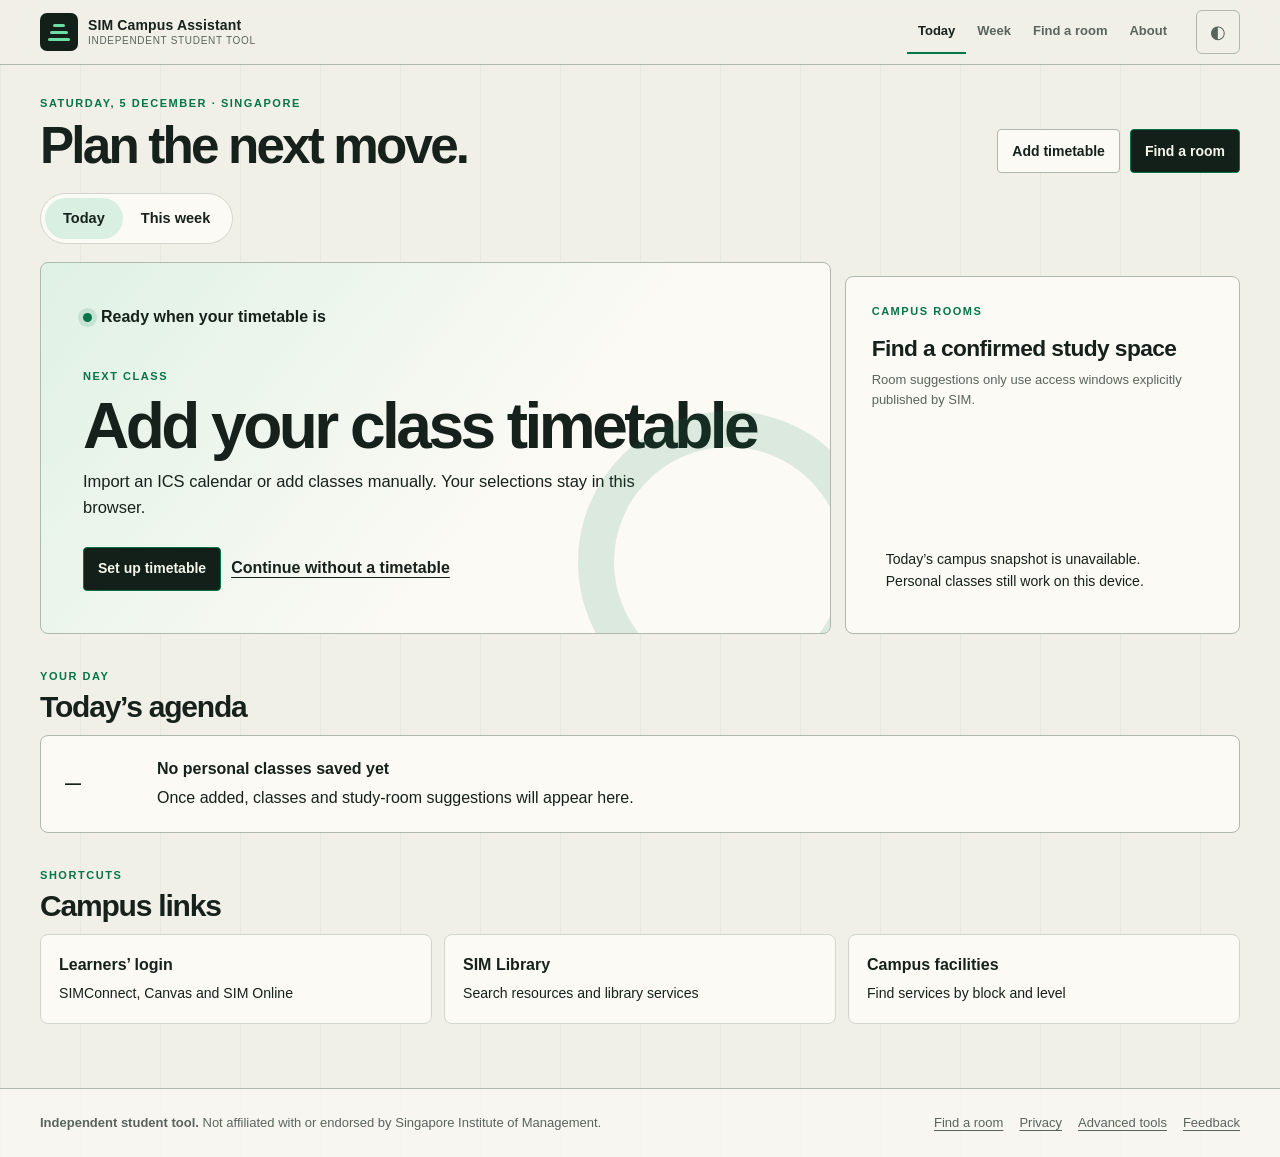
<file: index.html>
<!DOCTYPE html>
<html lang="en-SG">
<head>
<meta charset="utf-8" />
<meta name="viewport" content="width=device-width, initial-scale=1" />
<script>(function(){try{var t=localStorage.getItem('sim-timetable-theme');if(t==='light'||t==='dark')document.documentElement.setAttribute('data-theme',t)}catch(e){}})();</script>
<title>SIM Campus Assistant — Today and Week</title>
<meta name="description" content="See your next class, plan the gap, and find confirmed Free Access rooms at SIM." />
<meta name="theme-color" content="#132019" />
<link rel="canonical" href="https://simtimetable.vercel.app/" />
<meta property="og:type" content="website" />
<meta property="og:title" content="SIM Campus Assistant" />
<meta property="og:description" content="Your next class and a confirmed place to study before it." />
<meta property="og:url" content="https://simtimetable.vercel.app/" />
<meta property="og:image" content="https://simtimetable.vercel.app/assets/og-sim-campus-timetable.png" />
<meta property="og:image:width" content="1734" />
<meta property="og:image:height" content="907" />
<meta property="og:image:alt" content="SIM Timetable — Find a Free Access room." />
<meta name="twitter:card" content="summary_large_image" />
<meta name="twitter:image" content="https://simtimetable.vercel.app/assets/og-sim-campus-timetable.png" />
<link rel="stylesheet" href="/assets/styles.css" />
<link rel="icon" href="data:image/svg+xml,<svg xmlns=%22http://www.w3.org/2000/svg%22 viewBox=%220 0 100 100%22><rect width=%22100%22 height=%22100%22 rx=%2218%22 fill=%22%23132019%22/><path d=%22M18 67h64M28 49h44M39 31h22%22 stroke=%22%236CDEA5%22 stroke-width=%2210%22 stroke-linecap=%22round%22/></svg>" />
</head>
<body class="assistant-page">
<a class="skip-link" href="#main">Skip to today</a>
<header class="site-header">
  <div class="site-header-inner">
    <a class="brand" href="/" aria-label="SIM Campus Assistant home">
      <span class="brand-mark" aria-hidden="true"><i></i><i></i><i></i></span>
      <span class="brand-copy"><strong>SIM Campus Assistant</strong><small>Independent student tool</small></span>
    </a>
    <nav class="site-nav" aria-label="Primary navigation">
      <a href="/#today" data-assistant-link="today" aria-current="page">Today</a>
      <a href="/#week" data-assistant-link="week">Week</a>
      <a href="/rooms#free-access">Find a room</a>
      <a href="/about">About</a>
    </nav>
    <button class="theme-toggle" data-theme-toggle type="button" aria-label="System theme. Activate to change theme."><span class="theme-toggle-icon" aria-hidden="true">◐</span></button>
  </div>
</header>

<main class="page-shell assistant-shell" id="main">
  <section class="assistant-heading" aria-labelledby="assistantTitle">
    <div>
      <p class="eyebrow" id="assistantDate">Today · Singapore</p>
      <h1 id="assistantTitle">Plan the next move.</h1>
    </div>
    <div class="assistant-actions">
      <button class="btn" type="button" data-open-setup>Add timetable</button>
      <a class="btn primary" href="/rooms#free-access">Find a room</a>
    </div>
  </section>

  <nav class="assistant-tabs" aria-label="Assistant views">
    <a href="#today" data-assistant-link="today" aria-current="page">Today</a>
    <a href="#week" data-assistant-link="week">This week</a>
  </nav>

  <section id="todayView" data-assistant-view="today">
    <div class="assistant-dashboard">
      <article class="assistant-focus card">
        <div class="focus-status"><span class="live-dot" aria-hidden="true"></span><span>Ready when your timetable is</span></div>
        <p class="eyebrow">Next class</p>
        <h2>Add your class timetable</h2>
        <p class="focus-copy">Import an ICS calendar or add classes manually. Your selections stay in this browser.</p>
        <div class="focus-actions">
          <button class="btn primary" type="button" data-open-setup>Set up timetable</button>
          <a class="text-link" href="/rooms#free-access">Continue without a timetable</a>
        </div>
      </article>

      <aside class="assistant-side card" aria-label="Campus schedule status">
        <p class="eyebrow">Campus rooms</p>
        <h2>Checking today’s Free Access windows</h2>
        <p class="note">Room suggestions only use access windows explicitly published by SIM.</p>
        <div class="assistant-data-status" id="campusDataStatus" role="status">Loading the latest snapshot…</div>
      </aside>
    </div>

    <section class="assistant-section" aria-labelledby="todayAgendaHeading">
      <div class="section-heading"><div><p class="eyebrow">Your day</p><h2 id="todayAgendaHeading">Today’s agenda</h2></div></div>
      <div class="agenda-empty card">
        <span class="agenda-time">—</span>
        <div><strong>No personal classes saved yet</strong><p>Once added, classes and study-room suggestions will appear here.</p></div>
      </div>
    </section>
  </section>

  <section id="weekView" data-assistant-view="week" hidden>
    <div class="week-empty card">
      <p class="eyebrow">This week</p>
      <h2>Your seven-day timetable will live here.</h2>
      <p>Add an ICS file or create a repeating class to see Monday through Sunday.</p>
      <button class="btn primary" type="button" data-open-setup>Set up timetable</button>
    </div>
  </section>

  <section class="assistant-section quick-links" aria-labelledby="campusLinksHeading">
    <div class="section-heading"><div><p class="eyebrow">Shortcuts</p><h2 id="campusLinksHeading">Campus links</h2></div></div>
    <div class="quick-link-grid">
      <a class="quick-link" href="https://www.sim.edu.sg/learners-login"><strong>Learners’ login</strong><span>SIMConnect, Canvas and SIM Online</span></a>
      <a class="quick-link" href="https://library.sim.edu.sg/"><strong>SIM Library</strong><span>Search resources and library services</span></a>
      <a class="quick-link" href="https://www.sim.edu.sg/degrees-diplomas/life-at-sim/campus-facilities"><strong>Campus facilities</strong><span>Find services by block and level</span></a>
    </div>
  </section>
</main>

<dialog class="assistant-dialog" id="setupDialog" aria-labelledby="setupTitle">
  <div class="dialog-head">
    <div><p class="eyebrow">Local timetable</p><h2 id="setupTitle">Set up your week</h2></div>
    <button class="dialog-close" id="closeSetup" type="button" aria-label="Close timetable setup">×</button>
  </div>
  <nav class="setup-tabs" role="tablist" aria-label="Timetable setup options">
    <button type="button" role="tab" data-setup-tab="import" aria-selected="true">Import ICS</button>
    <button type="button" role="tab" data-setup-tab="manual" aria-selected="false">Add manually</button>
    <button type="button" role="tab" data-setup-tab="data" aria-selected="false">Settings &amp; data</button>
  </nav>

  <section class="setup-panel" data-setup-panel="import">
    <h3>Choose classes from a calendar</h3>
    <p class="note">The file is read on this device. All-day items and events you do not select are discarded.</p>
    <label class="file-drop" for="icsFile">
      <strong>Choose an ICS calendar</strong>
      <span>Exported from Canvas, Outlook, Apple Calendar or another calendar app</span>
      <input id="icsFile" type="file" accept="text/calendar,.ics" />
    </label>
    <div class="import-summary" id="importSummary" hidden></div>
    <div class="class-picker" id="classPicker"></div>
    <div class="dialog-actions" id="importActions" hidden>
      <button class="btn primary" id="saveImportedClasses" type="button">Save selected classes</button>
      <button class="btn" id="selectAllClasses" type="button">Select all</button>
    </div>
  </section>

  <section class="setup-panel" data-setup-panel="manual" hidden>
    <form id="manualClassForm">
      <h3>Add a class</h3>
      <div class="form-grid">
        <label class="field field-wide"><span>Class name</span><input name="title" required maxlength="160" placeholder="e.g. BME109 · Tutorial" /></label>
        <label class="field"><span>Starts</span><input name="startTime" type="time" required /></label>
        <label class="field"><span>Ends</span><input name="endTime" type="time" required /></label>
        <label class="field"><span>From</span><input name="validFrom" type="date" required /></label>
        <label class="field"><span>Until</span><input name="validUntil" type="date" required /></label>
        <label class="field field-wide"><span>Room or location</span><input name="room" list="roomOptions" maxlength="100" placeholder="e.g. SR.C.3.12" /></label>
      </div>
      <fieldset class="weekday-fieldset">
        <legend>Repeats on</legend>
        <div class="weekday-choices">
          <label><input type="checkbox" name="days" value="1" /> Mon</label>
          <label><input type="checkbox" name="days" value="2" /> Tue</label>
          <label><input type="checkbox" name="days" value="3" /> Wed</label>
          <label><input type="checkbox" name="days" value="4" /> Thu</label>
          <label><input type="checkbox" name="days" value="5" /> Fri</label>
          <label><input type="checkbox" name="days" value="6" /> Sat</label>
          <label><input type="checkbox" name="days" value="0" /> Sun</label>
        </div>
      </fieldset>
      <div class="dialog-actions"><button class="btn primary" type="submit">Add class</button></div>
    </form>
    <div class="saved-series" id="manualSeriesList"></div>
  </section>

  <section class="setup-panel" data-setup-panel="data" hidden>
    <h3>Room recommendation settings</h3>
    <div class="form-grid">
      <label class="field"><span>Travel buffer</span><select id="travelBuffer"><option value="5">5 minutes</option><option value="10">10 minutes</option><option value="15">15 minutes</option><option value="20">20 minutes</option><option value="30">30 minutes</option></select></label>
      <label class="field"><span>Usual group size</span><select id="groupSize"><option value="">Any size</option><option value="2">2 people</option><option value="4">4 people</option><option value="10">10 people</option><option value="20">20 people</option><option value="40">40 people</option><option value="60">60 people</option></select></label>
    </div>
    <div class="data-tools">
      <article><strong>Backup</strong><p>Download a portable JSON copy of your selected and manually added classes.</p><button class="btn" id="exportProfile" type="button">Export assistant data</button></article>
      <article><strong>Restore</strong><p>Replace this browser’s assistant data with a previously exported copy.</p><label class="btn" for="backupFile">Import backup</label><input id="backupFile" type="file" accept="application/json,.json" hidden /></article>
      <article class="danger-zone"><strong>Clear personal timetable</strong><p>Remove imported and manually added classes from this browser.</p><button class="btn" id="clearProfile" type="button">Clear timetable</button></article>
    </div>
  </section>
  <p class="dialog-message" id="assistantMessage" role="status" aria-live="polite"></p>
</dialog>
<datalist id="roomOptions"></datalist>

<footer class="site-footer">
  <div class="site-footer-inner">
    <p><strong>Independent student tool.</strong> Not affiliated with or endorsed by Singapore Institute of Management.</p>
    <nav class="footer-links" aria-label="Footer navigation"><a href="/rooms#free-access">Find a room</a><a href="/privacy">Privacy</a><a href="/advanced">Advanced tools</a><a href="https://github.com/Shisa2025/simtimetable/issues">Feedback</a></nav>
  </div>
</footer>
<script src="/assets/site.js"></script>
<script type="module" src="/assets/assistant.js"></script>
</body>
</html>
</file>
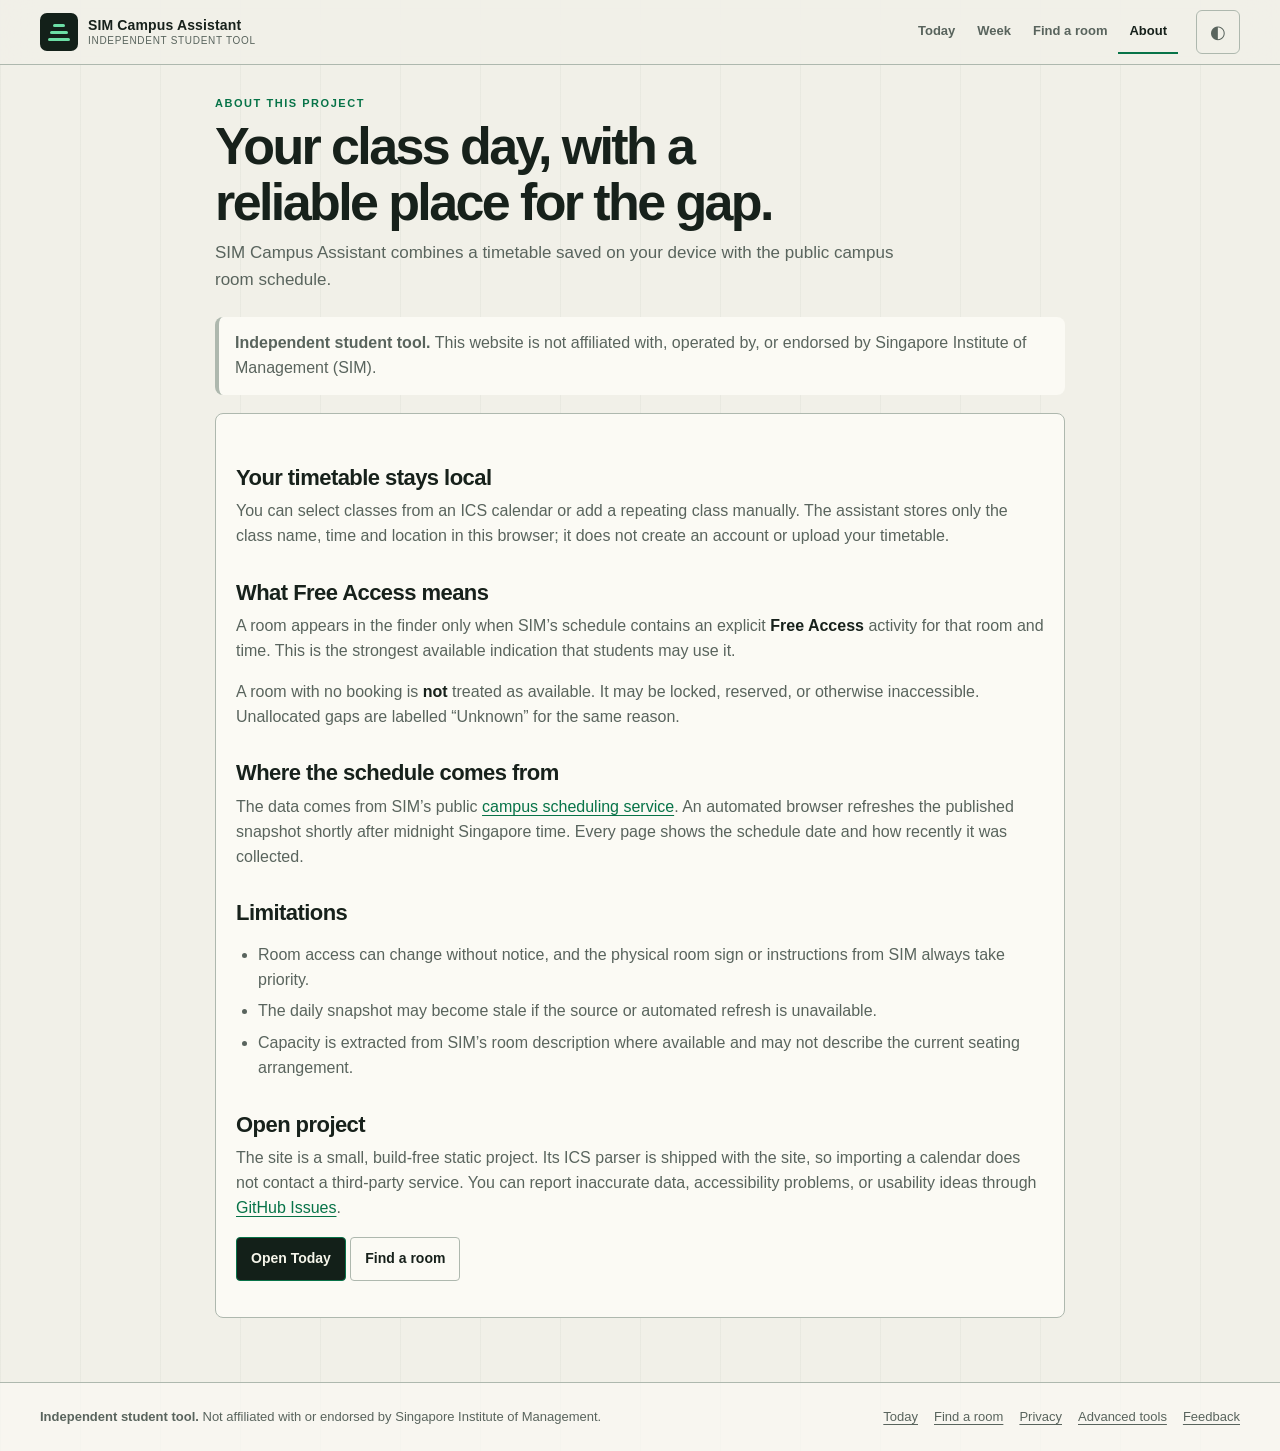
<file: about.html>
<!DOCTYPE html>
<html lang="en-SG">
<head>
<meta charset="utf-8" />
<meta name="viewport" content="width=device-width, initial-scale=1" />
<script>(function(){try{var t=localStorage.getItem('sim-timetable-theme');if(t==='light'||t==='dark')document.documentElement.setAttribute('data-theme',t)}catch(e){}})();</script>
<script async src="https://pagead2.googlesyndication.com/pagead/js/adsbygoogle.js?client=ca-pub-3855542710250858" crossorigin="anonymous"></script>
<title>About — SIM Campus Assistant</title>
<meta name="description" content="How the independent SIM Campus Assistant combines a local class timetable with confirmed Free Access rooms." />
<meta name="theme-color" content="#132019" />
<link rel="canonical" href="https://simtimetable.vercel.app/about" />
<meta property="og:type" content="website" />
<meta property="og:title" content="About — SIM Campus Assistant" />
<meta property="og:description" content="How the independent student tool identifies Free Access rooms and keeps its schedule current." />
<meta property="og:url" content="https://simtimetable.vercel.app/about" />
<meta property="og:image" content="https://simtimetable.vercel.app/assets/og-sim-campus-timetable.png" />
<meta property="og:image:alt" content="SIM Timetable — Find a Free Access room." />
<meta name="twitter:card" content="summary_large_image" />
<meta name="twitter:image" content="https://simtimetable.vercel.app/assets/og-sim-campus-timetable.png" />
<link rel="stylesheet" href="/assets/styles.css" />
<link rel="icon" href="data:image/svg+xml,<svg xmlns=%22http://www.w3.org/2000/svg%22 viewBox=%220 0 100 100%22><rect width=%22100%22 height=%22100%22 rx=%2218%22 fill=%22%23132019%22/><path d=%22M18 67h64M28 49h44M39 31h22%22 stroke=%22%236CDEA5%22 stroke-width=%2210%22 stroke-linecap=%22round%22/></svg>" />
</head>
<body>
<a class="skip-link" href="#main">Skip to content</a>
<header class="site-header"><div class="site-header-inner">
  <a class="brand" href="/" aria-label="SIM Campus Assistant home"><span class="brand-mark" aria-hidden="true"><i></i><i></i><i></i></span><span class="brand-copy"><strong>SIM Campus Assistant</strong><small>Independent student tool</small></span></a>
  <nav class="site-nav" aria-label="Primary navigation"><a href="/">Today</a><a href="/#week">Week</a><a href="/rooms#free-access">Find a room</a><a href="/about" aria-current="page">About</a></nav>
  <button class="theme-toggle" data-theme-toggle type="button" aria-label="System theme. Activate to change theme."><span class="theme-toggle-icon" aria-hidden="true">◐</span></button>
</div></header>

<main class="page-shell content-shell" id="main">
  <section class="content-hero">
    <p class="eyebrow">About this project</p>
    <h1>Your class day, with a reliable place for the gap.</h1>
    <p>SIM Campus Assistant combines a timetable saved on your device with the public campus room schedule.</p>
  </section>

  <aside class="trust-note"><strong>Independent student tool.</strong> This website is not affiliated with, operated by, or endorsed by Singapore Institute of Management (SIM).</aside>

  <article class="content-card prose" style="margin-top:18px">
    <h2>Your timetable stays local</h2>
    <p>You can select classes from an ICS calendar or add a repeating class manually. The assistant stores only the class name, time and location in this browser; it does not create an account or upload your timetable.</p>

    <h2>What Free Access means</h2>
    <p>A room appears in the finder only when SIM’s schedule contains an explicit <strong>Free Access</strong> activity for that room and time. This is the strongest available indication that students may use it.</p>
    <p>A room with no booking is <strong>not</strong> treated as available. It may be locked, reserved, or otherwise inaccessible. Unallocated gaps are labelled “Unknown” for the same reason.</p>

    <h2>Where the schedule comes from</h2>
    <p>The data comes from SIM’s public <a href="https://scheduling.sim.edu.sg/rad/campus.htm?id=SIM">campus scheduling service</a>. An automated browser refreshes the published snapshot shortly after midnight Singapore time. Every page shows the schedule date and how recently it was collected.</p>

    <h2>Limitations</h2>
    <ul>
      <li>Room access can change without notice, and the physical room sign or instructions from SIM always take priority.</li>
      <li>The daily snapshot may become stale if the source or automated refresh is unavailable.</li>
      <li>Capacity is extracted from SIM’s room description where available and may not describe the current seating arrangement.</li>
    </ul>

    <h2>Open project</h2>
    <p>The site is a small, build-free static project. Its ICS parser is shipped with the site, so importing a calendar does not contact a third-party service. You can report inaccurate data, accessibility problems, or usability ideas through <a href="https://github.com/Shisa2025/simtimetable/issues">GitHub Issues</a>.</p>
    <p><a class="btn primary" href="/">Open Today</a> <a class="btn" href="/rooms#free-access">Find a room</a></p>
  </article>
</main>

<footer class="site-footer"><div class="site-footer-inner">
  <p><strong>Independent student tool.</strong> Not affiliated with or endorsed by Singapore Institute of Management.</p>
  <nav class="footer-links" aria-label="Footer navigation"><a href="/">Today</a><a href="/rooms#free-access">Find a room</a><a href="/privacy">Privacy</a><a href="/advanced">Advanced tools</a><a href="https://github.com/Shisa2025/simtimetable/issues">Feedback</a></nav>
</div></footer>
<script src="/assets/site.js"></script>
</body>
</html>
</file>
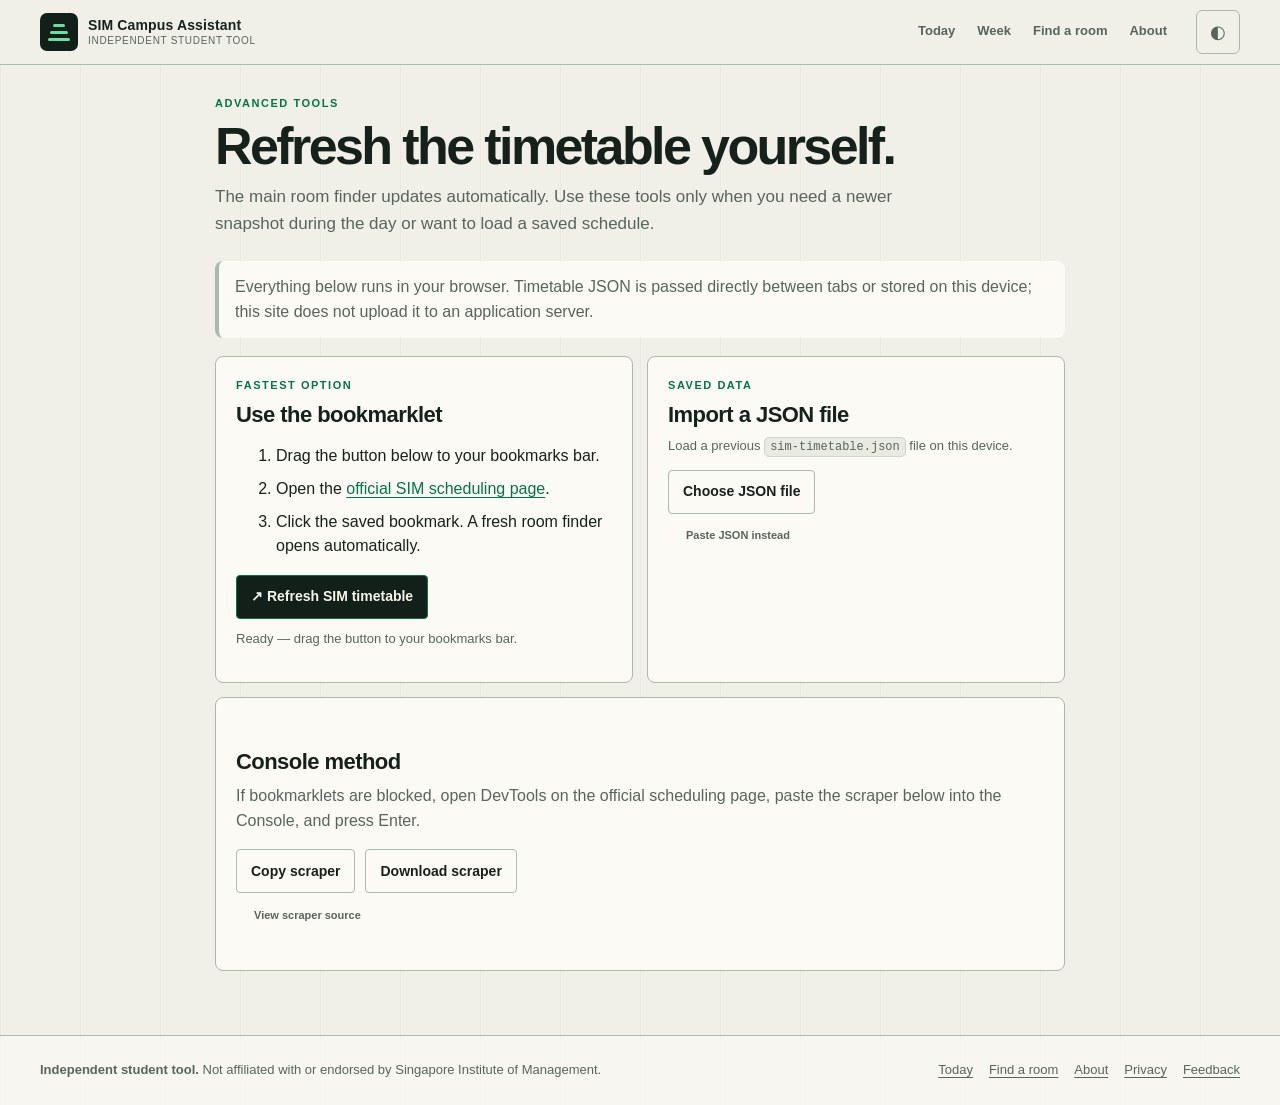
<file: advanced.html>
<!DOCTYPE html>
<html lang="en-SG">
<head>
<meta charset="utf-8" />
<meta name="viewport" content="width=device-width, initial-scale=1" />
<script>(function(){try{var t=localStorage.getItem('sim-timetable-theme');if(t==='light'||t==='dark')document.documentElement.setAttribute('data-theme',t)}catch(e){}})();</script>
<script async src="https://pagead2.googlesyndication.com/pagead/js/adsbygoogle.js?client=ca-pub-3855542710250858" crossorigin="anonymous"></script>
<title>Advanced Refresh Tools — SIM Campus Assistant</title>
<meta name="description" content="Refresh or import room data for SIM Campus Assistant using the public SIM scheduling service." />
<meta name="theme-color" content="#132019" />
<link rel="canonical" href="https://simtimetable.vercel.app/advanced" />
<meta property="og:type" content="website" />
<meta property="og:title" content="Advanced Refresh Tools — SIM Campus Assistant" />
<meta property="og:description" content="Refresh or import timetable data using the public SIM scheduling service." />
<meta property="og:url" content="https://simtimetable.vercel.app/advanced" />
<meta property="og:image" content="https://simtimetable.vercel.app/assets/og-sim-campus-timetable.png" />
<meta property="og:image:alt" content="SIM Timetable — Find a Free Access room." />
<meta name="twitter:card" content="summary_large_image" />
<meta name="twitter:image" content="https://simtimetable.vercel.app/assets/og-sim-campus-timetable.png" />
<link rel="stylesheet" href="/assets/styles.css" />
<link rel="icon" href="data:image/svg+xml,<svg xmlns=%22http://www.w3.org/2000/svg%22 viewBox=%220 0 100 100%22><rect width=%22100%22 height=%22100%22 rx=%2218%22 fill=%22%23132019%22/><path d=%22M18 67h64M28 49h44M39 31h22%22 stroke=%22%236CDEA5%22 stroke-width=%2210%22 stroke-linecap=%22round%22/></svg>" />
</head>
<body>
<a class="skip-link" href="#main">Skip to advanced tools</a>
<header class="site-header">
  <div class="site-header-inner">
    <a class="brand" href="/" aria-label="SIM Campus Assistant home">
      <span class="brand-mark" aria-hidden="true"><i></i><i></i><i></i></span>
      <span class="brand-copy"><strong>SIM Campus Assistant</strong><small>Independent student tool</small></span>
    </a>
    <nav class="site-nav" aria-label="Primary navigation">
      <a href="/">Today</a><a href="/#week">Week</a><a href="/rooms#free-access">Find a room</a><a href="/about">About</a>
    </nav>
    <button class="theme-toggle" data-theme-toggle type="button" aria-label="System theme. Activate to change theme."><span class="theme-toggle-icon" aria-hidden="true">◐</span></button>
  </div>
</header>

<main class="page-shell content-shell" id="main">
  <section class="content-hero">
    <p class="eyebrow">Advanced tools</p>
    <h1>Refresh the timetable yourself.</h1>
    <p>The main room finder updates automatically. Use these tools only when you need a newer snapshot during the day or want to load a saved schedule.</p>
  </section>

  <aside class="trust-note">
    Everything below runs in your browser. Timetable JSON is passed directly between tabs or stored on this device; this site does not upload it to an application server.
  </aside>

  <section class="advanced-grid" aria-label="Refresh options" style="margin-top:18px">
    <article class="card">
      <p class="eyebrow">Fastest option</p>
      <h2>Use the bookmarklet</h2>
      <ol class="steps">
        <li>Drag the button below to your bookmarks bar.</li>
        <li>Open the <a href="https://scheduling.sim.edu.sg/rad/campus.htm?id=SIM">official SIM scheduling page</a>.</li>
        <li>Click the saved bookmark. A fresh room finder opens automatically.</li>
      </ol>
      <a class="btn primary" id="bookmarklet" href="#" title="Drag this button to your bookmarks bar">↗ Refresh SIM timetable</a>
      <p class="note" id="bookmarkletStatus" role="status" style="margin-top:10px">Preparing bookmarklet…</p>
    </article>

    <article class="card">
      <p class="eyebrow">Saved data</p>
      <h2>Import a JSON file</h2>
      <p class="note">Load a previous <code class="inline">sim-timetable.json</code> file on this device.</p>
      <input type="file" id="advancedFile" accept="application/json,.json" hidden />
      <button class="btn" id="advancedPickBtn" type="button">Choose JSON file</button>
      <details class="more-filters">
        <summary>Paste JSON instead</summary>
        <label for="advancedPaste"><span>Schedule JSON</span><textarea class="paste" id="advancedPaste" placeholder="Paste JSON here"></textarea></label>
        <button class="btn" id="advancedLoadPasteBtn" type="button">Load pasted JSON</button>
      </details>
      <p class="err" id="advancedImportError" role="alert"></p>
    </article>
  </section>

  <section class="content-card prose" style="margin-top:14px">
    <h2>Console method</h2>
    <p>If bookmarklets are blocked, open DevTools on the official scheduling page, paste the scraper below into the Console, and press Enter.</p>
    <div class="row">
      <button class="btn" id="copyBtn" type="button">Copy scraper</button>
      <a class="btn" href="/scraper/scrape.js" download="scrape.js">Download scraper</a>
      <span class="note" id="copyStatus" role="status"></span>
    </div>
    <details class="more-filters">
      <summary>View scraper source</summary>
      <pre class="snippet" id="snippet">Loading scraper source…</pre>
    </details>
  </section>
</main>

<footer class="site-footer">
  <div class="site-footer-inner">
    <p><strong>Independent student tool.</strong> Not affiliated with or endorsed by Singapore Institute of Management.</p>
    <nav class="footer-links" aria-label="Footer navigation"><a href="/">Today</a><a href="/rooms#free-access">Find a room</a><a href="/about">About</a><a href="/privacy">Privacy</a><a href="https://github.com/Shisa2025/simtimetable/issues">Feedback</a></nav>
  </div>
</footer>
<script src="/assets/site.js"></script>
<script src="/assets/advanced.js"></script>
</body>
</html>
</file>
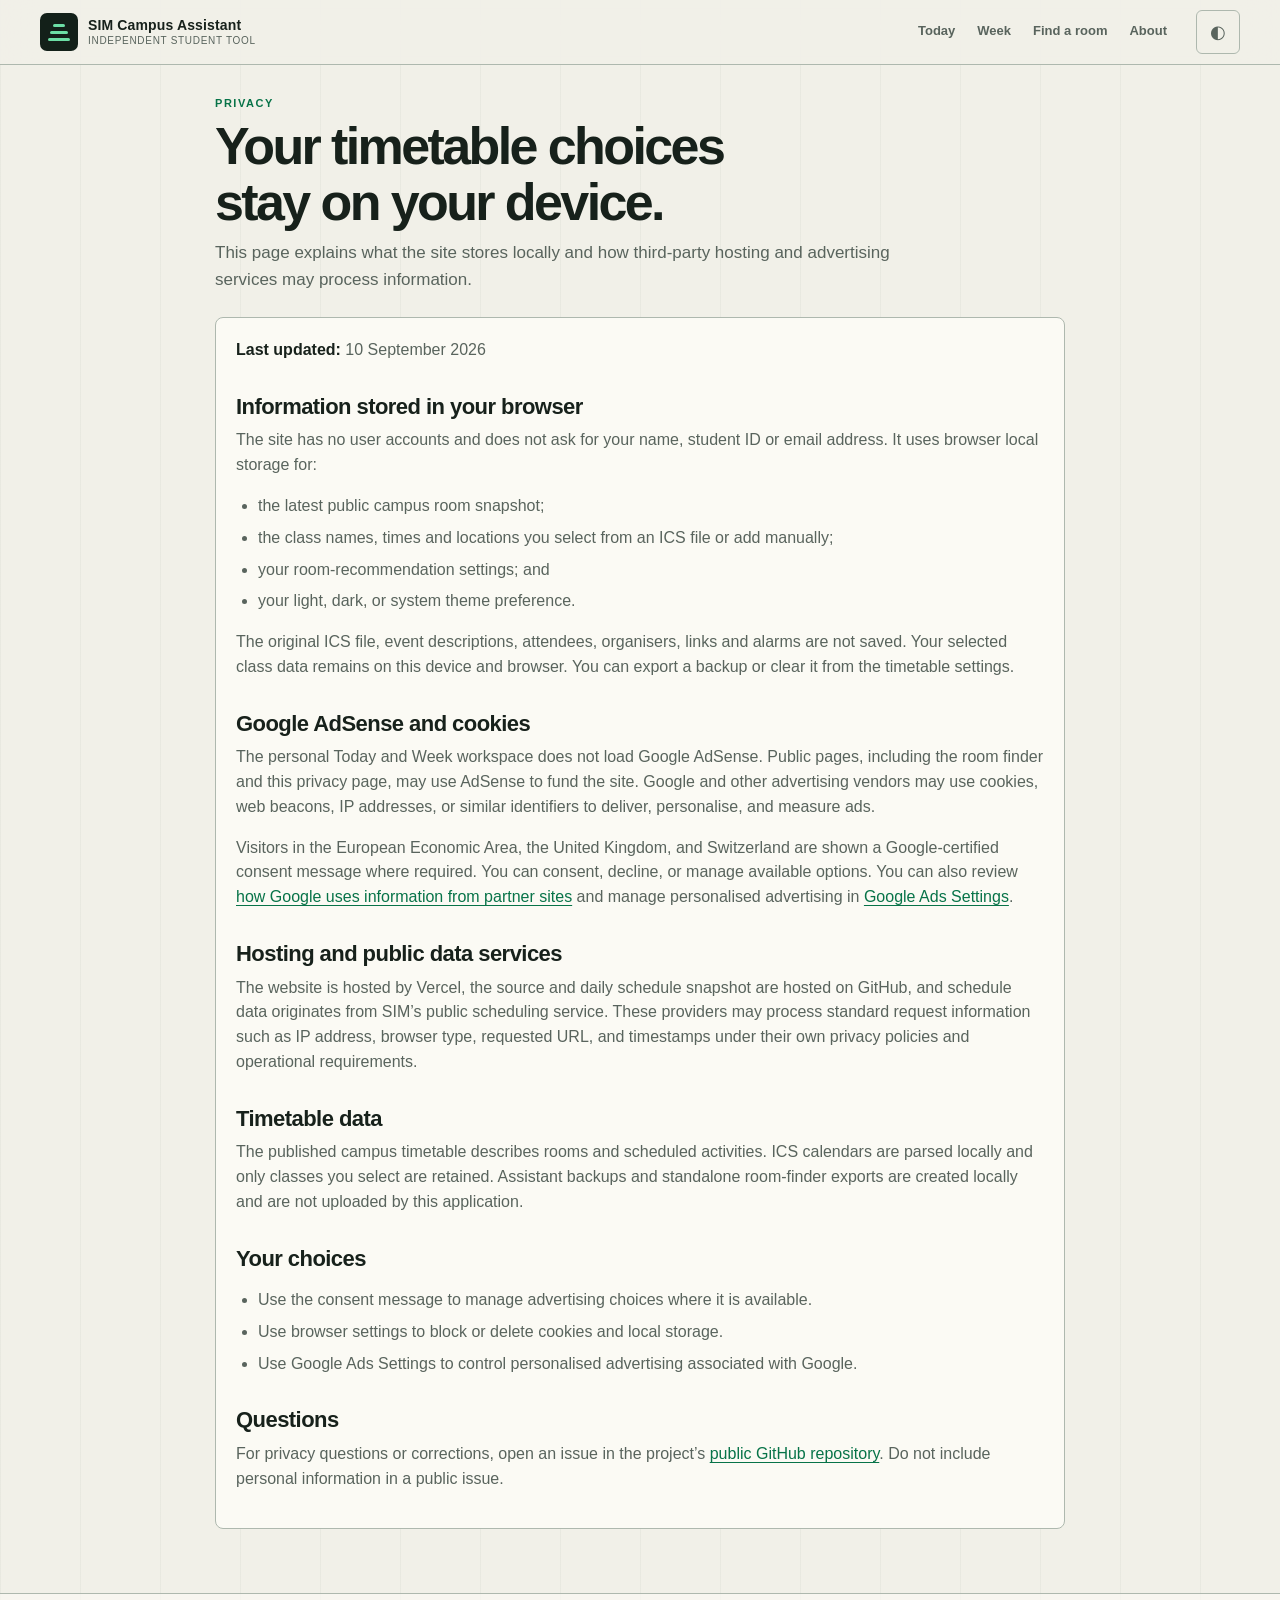
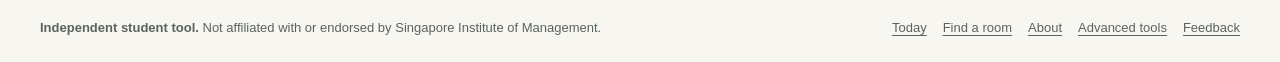
<file: privacy.html>
<!DOCTYPE html>
<html lang="en-SG">
<head>
<meta charset="utf-8" />
<meta name="viewport" content="width=device-width, initial-scale=1" />
<script>(function(){try{var t=localStorage.getItem('sim-timetable-theme');if(t==='light'||t==='dark')document.documentElement.setAttribute('data-theme',t)}catch(e){}})();</script>
<script async src="https://pagead2.googlesyndication.com/pagead/js/adsbygoogle.js?client=ca-pub-3855542710250858" crossorigin="anonymous"></script>
<title>Privacy — SIM Campus Assistant</title>
<meta name="description" content="Privacy information for SIM Campus Assistant, including local timetable storage, hosting and advertising on public pages." />
<meta name="theme-color" content="#132019" />
<link rel="canonical" href="https://simtimetable.vercel.app/privacy" />
<meta property="og:type" content="website" />
<meta property="og:title" content="Privacy — SIM Campus Assistant" />
<meta property="og:description" content="Privacy information about local storage, hosting, Google AdSense and advertising cookies." />
<meta property="og:url" content="https://simtimetable.vercel.app/privacy" />
<meta property="og:image" content="https://simtimetable.vercel.app/assets/og-sim-campus-timetable.png" />
<meta property="og:image:alt" content="SIM Timetable — Find a Free Access room." />
<meta name="twitter:card" content="summary_large_image" />
<meta name="twitter:image" content="https://simtimetable.vercel.app/assets/og-sim-campus-timetable.png" />
<link rel="stylesheet" href="/assets/styles.css" />
<link rel="icon" href="data:image/svg+xml,<svg xmlns=%22http://www.w3.org/2000/svg%22 viewBox=%220 0 100 100%22><rect width=%22100%22 height=%22100%22 rx=%2218%22 fill=%22%23132019%22/><path d=%22M18 67h64M28 49h44M39 31h22%22 stroke=%22%236CDEA5%22 stroke-width=%2210%22 stroke-linecap=%22round%22/></svg>" />
</head>
<body>
<a class="skip-link" href="#main">Skip to privacy information</a>
<header class="site-header"><div class="site-header-inner">
  <a class="brand" href="/" aria-label="SIM Campus Assistant home"><span class="brand-mark" aria-hidden="true"><i></i><i></i><i></i></span><span class="brand-copy"><strong>SIM Campus Assistant</strong><small>Independent student tool</small></span></a>
  <nav class="site-nav" aria-label="Primary navigation"><a href="/">Today</a><a href="/#week">Week</a><a href="/rooms#free-access">Find a room</a><a href="/about">About</a></nav>
  <button class="theme-toggle" data-theme-toggle type="button" aria-label="System theme. Activate to change theme."><span class="theme-toggle-icon" aria-hidden="true">◐</span></button>
</div></header>

<main class="page-shell content-shell" id="main">
  <section class="content-hero">
    <p class="eyebrow">Privacy</p>
    <h1>Your timetable choices stay on your device.</h1>
    <p>This page explains what the site stores locally and how third-party hosting and advertising services may process information.</p>
  </section>

  <article class="content-card prose">
    <p><strong>Last updated:</strong> 10 September 2026</p>

    <h2>Information stored in your browser</h2>
    <p>The site has no user accounts and does not ask for your name, student ID or email address. It uses browser local storage for:</p>
    <ul>
      <li>the latest public campus room snapshot;</li>
      <li>the class names, times and locations you select from an ICS file or add manually;</li>
      <li>your room-recommendation settings; and</li>
      <li>your light, dark, or system theme preference.</li>
    </ul>
    <p>The original ICS file, event descriptions, attendees, organisers, links and alarms are not saved. Your selected class data remains on this device and browser. You can export a backup or clear it from the timetable settings.</p>

    <h2>Google AdSense and cookies</h2>
    <p>The personal Today and Week workspace does not load Google AdSense. Public pages, including the room finder and this privacy page, may use AdSense to fund the site. Google and other advertising vendors may use cookies, web beacons, IP addresses, or similar identifiers to deliver, personalise, and measure ads.</p>
    <p>Visitors in the European Economic Area, the United Kingdom, and Switzerland are shown a Google-certified consent message where required. You can consent, decline, or manage available options. You can also review <a href="https://policies.google.com/technologies/partner-sites">how Google uses information from partner sites</a> and manage personalised advertising in <a href="https://adssettings.google.com/">Google Ads Settings</a>.</p>

    <h2>Hosting and public data services</h2>
    <p>The website is hosted by Vercel, the source and daily schedule snapshot are hosted on GitHub, and schedule data originates from SIM’s public scheduling service. These providers may process standard request information such as IP address, browser type, requested URL, and timestamps under their own privacy policies and operational requirements.</p>

    <h2>Timetable data</h2>
    <p>The published campus timetable describes rooms and scheduled activities. ICS calendars are parsed locally and only classes you select are retained. Assistant backups and standalone room-finder exports are created locally and are not uploaded by this application.</p>

    <h2>Your choices</h2>
    <ul>
      <li>Use the consent message to manage advertising choices where it is available.</li>
      <li>Use browser settings to block or delete cookies and local storage.</li>
      <li>Use Google Ads Settings to control personalised advertising associated with Google.</li>
    </ul>

    <h2>Questions</h2>
    <p>For privacy questions or corrections, open an issue in the project’s <a href="https://github.com/Shisa2025/simtimetable/issues">public GitHub repository</a>. Do not include personal information in a public issue.</p>
  </article>
</main>

<footer class="site-footer"><div class="site-footer-inner">
  <p><strong>Independent student tool.</strong> Not affiliated with or endorsed by Singapore Institute of Management.</p>
  <nav class="footer-links" aria-label="Footer navigation"><a href="/">Today</a><a href="/rooms#free-access">Find a room</a><a href="/about">About</a><a href="/advanced">Advanced tools</a><a href="https://github.com/Shisa2025/simtimetable/issues">Feedback</a></nav>
</div></footer>
<script src="/assets/site.js"></script>
</body>
</html>
</file>
<file: assets/styles.css>
/* SIM Campus Timetable — student-first shared visual system. */

:root {
  color-scheme: light;
  --bg: #f4f7fb;
  --panel: #ffffff;
  --panel-soft: #f8fafc;
  --ink: #172033;
  --ink-soft: #667085;
  --ink-faint: #8792a5;
  --line: #dce3ec;
  --line-strong: #c5cfdd;
  --primary: #17324d;
  --primary-ink: #ffffff;
  --accent: #2563eb;
  --accent-hover: #1d4ed8;
  --accent-soft: #eaf1ff;
  --open: #15803d;
  --open-soft: #e8f7ed;
  --later: #b45309;
  --later-soft: #fff4e5;
  --busy: #b42318;
  --busy-soft: #fdf0ef;
  --unknown: #667085;
  --unknown-soft: #eef1f5;
  --shadow: 0 1px 2px rgba(23, 32, 51, 0.05), 0 10px 32px rgba(23, 32, 51, 0.07);
  --shadow-small: 0 1px 3px rgba(23, 32, 51, 0.08);
  --radius: 12px;
  --radius-small: 8px;
  --content: 1180px;
}

:root[data-theme="dark"] {
  color-scheme: dark;
  --bg: #0f172a;
  --panel: #172033;
  --panel-soft: #1d293d;
  --ink: #f8fafc;
  --ink-soft: #a8b3c7;
  --ink-faint: #8996ab;
  --line: #334155;
  --line-strong: #475569;
  --primary: #dbeafe;
  --primary-ink: #0f172a;
  --accent: #60a5fa;
  --accent-hover: #93c5fd;
  --accent-soft: #1e3a5f;
  --open: #4ade80;
  --open-soft: #153d2a;
  --later: #fbbf24;
  --later-soft: #493516;
  --busy: #fb7185;
  --busy-soft: #4a2028;
  --unknown: #cbd5e1;
  --unknown-soft: #263348;
  --shadow: 0 1px 2px rgba(0, 0, 0, 0.25), 0 14px 38px rgba(0, 0, 0, 0.22);
  --shadow-small: 0 1px 3px rgba(0, 0, 0, 0.3);
}

@media (prefers-color-scheme: dark) {
  :root:not([data-theme]) {
    color-scheme: dark;
    --bg: #0f172a;
    --panel: #172033;
    --panel-soft: #1d293d;
    --ink: #f8fafc;
    --ink-soft: #a8b3c7;
    --ink-faint: #8996ab;
    --line: #334155;
    --line-strong: #475569;
    --primary: #dbeafe;
    --primary-ink: #0f172a;
    --accent: #60a5fa;
    --accent-hover: #93c5fd;
    --accent-soft: #1e3a5f;
    --open: #4ade80;
    --open-soft: #153d2a;
    --later: #fbbf24;
    --later-soft: #493516;
    --busy: #fb7185;
    --busy-soft: #4a2028;
    --unknown: #cbd5e1;
    --unknown-soft: #263348;
    --shadow: 0 1px 2px rgba(0, 0, 0, 0.25), 0 14px 38px rgba(0, 0, 0, 0.22);
    --shadow-small: 0 1px 3px rgba(0, 0, 0, 0.3);
  }
}

* { box-sizing: border-box; }

.sr-only {
  position: absolute;
  width: 1px;
  height: 1px;
  padding: 0;
  margin: -1px;
  overflow: hidden;
  clip: rect(0, 0, 0, 0);
  white-space: nowrap;
  border: 0;
}

html { scroll-behavior: smooth; }

body {
  margin: 0;
  min-width: 320px;
  background: var(--bg);
  color: var(--ink);
  font-family: -apple-system, BlinkMacSystemFont, "Segoe UI", Roboto, Helvetica, Arial, sans-serif;
  font-size: 16px;
  line-height: 1.55;
  -webkit-font-smoothing: antialiased;
}

button, input, select, textarea { font: inherit; }
button, a, summary, input, select { -webkit-tap-highlight-color: transparent; }
a { color: var(--accent); text-underline-offset: 3px; }
a:hover { color: var(--accent-hover); }
img { max-width: 100%; }
[hidden] { display: none !important; }

:focus-visible {
  outline: 3px solid var(--accent);
  outline-offset: 3px;
  border-radius: 4px;
}

.skip-link {
  position: fixed;
  left: 16px;
  top: 12px;
  z-index: 10000;
  transform: translateY(-160%);
  padding: 10px 14px;
  border-radius: var(--radius-small);
  background: var(--primary);
  color: var(--primary-ink);
  text-decoration: none;
}
.skip-link:focus { transform: none; }

/* ---------- site chrome ---------- */

.site-header {
  position: sticky;
  top: 0;
  z-index: 100;
  background: color-mix(in srgb, var(--panel) 92%, transparent);
  border-bottom: 1px solid var(--line);
  backdrop-filter: blur(14px);
}

.site-header-inner {
  width: min(var(--content), calc(100% - 40px));
  min-height: 72px;
  margin: 0 auto;
  display: flex;
  align-items: center;
  gap: 24px;
}

.brand {
  display: inline-flex;
  align-items: center;
  gap: 11px;
  flex-shrink: 0;
  color: var(--ink);
  text-decoration: none;
}
.brand:hover { color: var(--ink); }

.brand-mark {
  width: 40px;
  height: 40px;
  display: grid;
  place-items: center;
  border-radius: 11px;
  background: var(--primary);
  color: var(--primary-ink);
  font-size: 13px;
  font-weight: 800;
  letter-spacing: -0.02em;
  box-shadow: var(--shadow-small);
}

.brand-copy { display: grid; line-height: 1.2; }
.brand-copy strong { font-size: 15px; letter-spacing: -0.01em; }
.brand-copy small { margin-top: 3px; color: var(--ink-soft); font-size: 11px; font-weight: 500; }

.site-nav {
  display: flex;
  align-items: center;
  gap: 2px;
  margin-left: auto;
}

.site-nav a {
  min-height: 44px;
  display: inline-flex;
  align-items: center;
  padding: 0 12px;
  border-radius: 8px;
  color: var(--ink-soft);
  font-size: 14px;
  font-weight: 650;
  text-decoration: none;
  white-space: nowrap;
}
.site-nav a:hover { background: var(--panel-soft); color: var(--ink); }
.site-nav a[aria-current="page"],
.site-nav a[aria-current="true"] { background: var(--accent-soft); color: var(--accent); }

.theme-toggle {
  min-width: 44px;
  min-height: 44px;
  display: inline-grid;
  place-items: center;
  border: 1px solid var(--line);
  border-radius: 10px;
  background: var(--panel);
  color: var(--ink-soft);
  cursor: pointer;
}
.theme-toggle:hover { color: var(--ink); border-color: var(--line-strong); }
.theme-toggle-icon { font-size: 18px; line-height: 1; }

.page-shell {
  width: min(var(--content), calc(100% - 40px));
  margin: 0 auto;
  padding: 38px 0 72px;
}

.app-hero {
  display: grid;
  grid-template-columns: minmax(0, 1fr) auto;
  gap: 32px;
  align-items: end;
  margin-bottom: 24px;
}

.eyebrow {
  margin: 0 0 6px;
  color: var(--accent);
  font-size: 12px;
  font-weight: 800;
  letter-spacing: 0.1em;
  text-transform: uppercase;
}

h1, h2, h3, p { margin-top: 0; }
h1 { margin-bottom: 10px; font-size: clamp(30px, 5vw, 48px); line-height: 1.08; letter-spacing: -0.04em; }
h2 { margin-bottom: 8px; font-size: 22px; line-height: 1.25; letter-spacing: -0.025em; }
h3 { margin-bottom: 6px; font-size: 22px; line-height: 1.25; letter-spacing: -0.02em; }

.hero-copy { max-width: 720px; }
.hero-copy > p:not(.eyebrow) { max-width: 650px; margin-bottom: 0; color: var(--ink-soft); font-size: 16px; }

.singapore-clock {
  min-width: 210px;
  padding: 16px 18px;
  border: 1px solid var(--line);
  border-radius: var(--radius);
  background: var(--panel);
  box-shadow: var(--shadow-small);
}
.singapore-clock span { display: block; color: var(--ink-soft); font-size: 12px; font-weight: 700; text-transform: uppercase; letter-spacing: 0.08em; }
.singapore-clock strong { display: block; margin-top: 3px; font-size: 18px; }
.singapore-clock small { color: var(--ink-soft); }

.status-strip {
  display: grid;
  grid-template-columns: repeat(3, minmax(0, 1fr));
  gap: 12px;
  margin-bottom: 16px;
}
.status-card {
  min-height: 96px;
  padding: 16px 18px;
  border: 1px solid var(--line);
  border-radius: var(--radius);
  background: var(--panel);
  box-shadow: var(--shadow-small);
}
.status-card span { display: block; color: var(--ink-soft); font-size: 12px; font-weight: 700; text-transform: uppercase; letter-spacing: 0.07em; }
.status-card strong { display: block; margin-top: 4px; font-size: 24px; line-height: 1.2; }
.status-card small { color: var(--ink-soft); }
.status-card.is-open strong { color: var(--open); }

.alert {
  display: flex;
  gap: 12px;
  align-items: flex-start;
  margin-bottom: 16px;
  padding: 14px 16px;
  border: 1px solid color-mix(in srgb, var(--later) 45%, var(--line));
  border-radius: var(--radius);
  background: var(--later-soft);
  color: var(--ink);
}
.alert strong { color: var(--later); }
.alert p { margin: 0; color: var(--ink-soft); }

/* ---------- finder ---------- */

.finder-panel {
  margin-bottom: 14px;
  padding: 18px;
  border: 1px solid var(--line);
  border-radius: var(--radius);
  background: var(--panel);
  box-shadow: var(--shadow);
}

.view-tabs {
  display: inline-flex;
  max-width: 100%;
  margin-bottom: 22px;
  padding: 4px;
  overflow-x: auto;
  border: 1px solid var(--line);
  border-radius: 10px;
  background: var(--panel-soft);
}
.view-tabs button {
  min-height: 44px;
  padding: 0 16px;
  border: 0;
  border-radius: 7px;
  background: transparent;
  color: var(--ink-soft);
  cursor: pointer;
  font-size: 14px;
  font-weight: 700;
  white-space: nowrap;
}
.view-tabs button:hover { color: var(--ink); }
.view-tabs button.active { background: var(--panel); color: var(--accent); box-shadow: var(--shadow-small); }

.filter-heading { display: flex; align-items: end; justify-content: space-between; gap: 16px; margin-bottom: 14px; }
.filter-heading h2 { margin: 0; font-size: 18px; }
.filter-heading .eyebrow { margin-bottom: 3px; }

.text-button {
  min-height: 44px;
  padding: 0 10px;
  border: 0;
  background: transparent;
  color: var(--accent);
  cursor: pointer;
  font-size: 14px;
  font-weight: 700;
}
.text-button:hover { color: var(--accent-hover); text-decoration: underline; text-underline-offset: 3px; }

.filter-grid {
  display: grid;
  grid-template-columns: repeat(5, minmax(130px, 1fr));
  gap: 12px;
}
.filter-grid label, .more-filters label { display: grid; gap: 6px; }
.filter-grid label > span, .more-filters label > span {
  color: var(--ink-soft);
  font-size: 12px;
  font-weight: 750;
  letter-spacing: 0.02em;
}
.filter-grid input, .filter-grid select, .more-filters input, textarea.paste {
  width: 100%;
  min-height: 44px;
  padding: 9px 11px;
  border: 1px solid var(--line-strong);
  border-radius: var(--radius-small);
  background: var(--panel);
  color: var(--ink);
}
.filter-grid input::placeholder, .more-filters input::placeholder, textarea::placeholder { color: var(--ink-faint); }
.filter-grid input:hover, .filter-grid select:hover, .more-filters input:hover { border-color: var(--ink-faint); }

.more-filters { margin-top: 12px; }
.more-filters summary {
  width: max-content;
  min-height: 44px;
  display: flex;
  align-items: center;
  color: var(--ink-soft);
  cursor: pointer;
  font-size: 13px;
  font-weight: 700;
}
.more-filters label { max-width: 360px; padding: 6px 0 2px; }

[data-current-mode="schedule"] [data-filter-context="availability"] { display: none; }
.result-meta { min-height: 24px; margin: 0 2px 12px; color: var(--ink-soft); font-size: 13px; }

.result-section { margin-top: 26px; }
.section-heading { display: flex; align-items: end; justify-content: space-between; gap: 16px; margin-bottom: 13px; }
.section-heading h2 { margin: 0; }
.section-heading h2 span {
  display: inline-grid;
  min-width: 28px;
  min-height: 28px;
  margin-left: 6px;
  place-items: center;
  border-radius: 999px;
  background: var(--panel);
  color: var(--ink-soft);
  font-size: 13px;
  box-shadow: inset 0 0 0 1px var(--line);
  vertical-align: 2px;
}
.section-heading .eyebrow { margin-bottom: 3px; }
.result-section-later { padding-top: 8px; border-top: 1px solid var(--line); }

.availability-grid {
  display: grid;
  grid-template-columns: repeat(2, minmax(0, 1fr));
  gap: 12px;
}
.availability-card {
  position: relative;
  min-width: 0;
  padding: 18px;
  overflow: hidden;
  border: 1px solid var(--line);
  border-radius: var(--radius);
  background: var(--panel);
  box-shadow: var(--shadow-small);
}
.availability-card::before { content: ""; position: absolute; inset: 0 auto 0 0; width: 4px; background: var(--line-strong); }
.availability-card.is-open::before { background: var(--open); }
.availability-card.is-later::before { background: var(--later); }
.card-topline { min-height: 28px; }
.availability-card h3 { margin-top: 10px; }

.status-pill {
  display: inline-flex;
  align-items: center;
  gap: 5px;
  min-height: 28px;
  padding: 4px 9px;
  border-radius: 999px;
  font-size: 11px;
  font-weight: 800;
  letter-spacing: 0.04em;
}
.status-open { background: var(--open-soft); color: var(--open); }
.status-later, .status-upcoming { background: var(--later-soft); color: var(--later); }
.status-busy, .status-current { background: var(--busy-soft); color: var(--busy); }
.status-unknown, .status-past, .status-scheduled { background: var(--unknown-soft); color: var(--unknown); }

.room-meta { display: flex; flex-wrap: wrap; gap: 5px 14px; color: var(--ink-soft); font-size: 13px; }
.availability-value { margin: 18px 0 1px; color: var(--ink); font-size: 18px; font-weight: 800; }
.availability-detail { margin: 0; color: var(--ink-soft); font-size: 13px; }

.inline-empty, .empty-state {
  display: grid;
  gap: 4px;
  padding: 20px;
  border: 1px dashed var(--line-strong);
  border-radius: var(--radius);
  background: var(--panel-soft);
  color: var(--ink-soft);
}
.inline-empty strong { color: var(--ink); }
.empty-state { justify-items: center; padding: 42px 20px; text-align: center; }
.empty-state h2 { margin: 8px 0 0; }
.empty-state p { max-width: 520px; margin: 0; }
.empty-icon { width: 42px; height: 42px; display: grid; place-items: center; border-radius: 50%; background: var(--later-soft); color: var(--later); font-weight: 900; }

/* ---------- today timeline ---------- */

.timeline-list { display: grid; gap: 10px; }
.timeline-card {
  border: 1px solid var(--line);
  border-radius: var(--radius);
  background: var(--panel);
  box-shadow: var(--shadow-small);
}
.timeline-card summary {
  min-height: 76px;
  display: grid;
  grid-template-columns: minmax(180px, 0.8fr) minmax(0, 1.2fr);
  align-items: center;
  gap: 18px;
  padding: 14px 18px;
  cursor: pointer;
}
.timeline-card summary::marker { color: var(--accent); }
.timeline-card summary > span:first-child { display: grid; }
.timeline-card summary strong { font-size: 17px; }
.timeline-card summary small { margin-top: 2px; color: var(--open); font-weight: 700; }
.summary-meta { display: flex; flex-wrap: wrap; justify-content: flex-end; gap: 5px 14px; color: var(--ink-soft); font-size: 13px; }
.timeline-body { padding: 2px 18px 16px; border-top: 1px solid var(--line); }
.timeline-row {
  display: grid;
  grid-template-columns: 94px 170px minmax(0, 1fr);
  gap: 10px;
  align-items: center;
  padding: 10px 0;
  border-bottom: 1px solid var(--line);
  font-size: 13px;
}
.timeline-row:last-child { border-bottom: 0; }
.timeline-row .status-pill { justify-content: center; border-radius: 6px; }
.timeline-time { font-variant-numeric: tabular-nums; }
.timeline-label { color: var(--ink-soft); overflow-wrap: anywhere; }
.timeline-label.muted { color: var(--ink-faint); font-style: italic; }
.information-note { margin-top: 14px; padding: 14px 16px; border-radius: var(--radius-small); background: var(--unknown-soft); color: var(--ink-soft); font-size: 13px; }
.information-note strong { color: var(--ink); }

/* ---------- schedule ---------- */

.schedule-table-wrap { overflow-x: auto; border: 1px solid var(--line); border-radius: var(--radius); background: var(--panel); box-shadow: var(--shadow-small); }
.schedule-table { width: 100%; min-width: 820px; border-collapse: collapse; }
.schedule-table th, .schedule-table td { padding: 12px 14px; border-bottom: 1px solid var(--line); text-align: left; font-size: 13px; vertical-align: top; }
.schedule-table th { background: var(--panel-soft); color: var(--ink-soft); font-size: 11px; letter-spacing: 0.05em; text-transform: uppercase; }
.schedule-table tbody tr:last-child td { border-bottom: 0; }
.schedule-table tbody tr:hover td { background: var(--panel-soft); }
.schedule-status { display: inline-flex; min-height: 26px; align-items: center; padding: 3px 8px; border-radius: 999px; font-size: 11px; font-weight: 800; white-space: nowrap; }
.schedule-cards { display: none; }
.schedule-card { padding: 15px; border: 1px solid var(--line); border-radius: var(--radius); background: var(--panel); box-shadow: var(--shadow-small); }
.schedule-card-head { display: flex; justify-content: space-between; gap: 10px; align-items: start; }
.schedule-card p { margin: 12px 0; color: var(--ink); font-size: 14px; }
.schedule-card > div:last-child { display: flex; flex-wrap: wrap; justify-content: space-between; gap: 6px 12px; color: var(--ink-soft); font-size: 12px; }

/* ---------- shared cards, actions, loading ---------- */

.card, .content-card {
  padding: 20px;
  border: 1px solid var(--line);
  border-radius: var(--radius);
  background: var(--panel);
  box-shadow: var(--shadow-small);
}
.card + .card, .content-card + .content-card { margin-top: 14px; }
.card h2, .content-card h2 { margin-top: 0; }

.app-actions { display: flex; flex-wrap: wrap; align-items: center; gap: 10px; margin-top: 30px; padding-top: 18px; border-top: 1px solid var(--line); }
.app-actions .action-status { color: var(--ink-soft); font-size: 13px; }

.btn {
  min-height: 44px;
  display: inline-flex;
  align-items: center;
  justify-content: center;
  gap: 7px;
  padding: 9px 14px;
  border: 1px solid var(--line-strong);
  border-radius: var(--radius-small);
  background: var(--panel);
  color: var(--ink);
  cursor: pointer;
  font-weight: 700;
  font-size: 14px;
  text-decoration: none;
}
.btn:hover { border-color: var(--accent); background: var(--accent-soft); color: var(--accent); }
.btn.primary { border-color: var(--accent); background: var(--accent); color: #ffffff; }
.btn.primary:hover { border-color: var(--accent-hover); background: var(--accent-hover); color: #ffffff; }

.waiting-panel, .import-panel { margin: 18px 0; }
.loading-state { display: grid; place-items: center; gap: 12px; min-height: 220px; text-align: center; }
.loading-state p { margin: 0; color: var(--ink-soft); }
.spinner { width: 30px; height: 30px; border: 3px solid var(--line); border-top-color: var(--accent); border-radius: 50%; animation: spin 0.8s linear infinite; }
@keyframes spin { to { transform: rotate(360deg); } }

.drop {
  padding: 28px 18px;
  border: 2px dashed var(--line-strong);
  border-radius: var(--radius);
  background: var(--panel-soft);
  color: var(--ink-soft);
  text-align: center;
}
.drop.over { border-color: var(--accent); background: var(--accent-soft); }
.row { display: flex; flex-wrap: wrap; align-items: center; gap: 10px; }
.note { color: var(--ink-soft); font-size: 13px; }
.err { color: var(--busy); font-size: 13px; font-weight: 650; }
textarea.paste { min-height: 120px; resize: vertical; }

/* ---------- content pages and developer tools ---------- */

.content-shell { max-width: 850px; }
.content-hero { margin-bottom: 24px; }
.content-hero h1 { max-width: 760px; }
.content-hero > p:not(.eyebrow) { max-width: 700px; color: var(--ink-soft); font-size: 17px; }
.prose h2 { margin-top: 30px; }
.prose h3 { margin-top: 22px; font-size: 17px; }
.prose p, .prose li { color: var(--ink-soft); }
.prose strong { color: var(--ink); }
.prose ul, .prose ol { padding-left: 22px; }
.prose li + li { margin-top: 7px; }
.trust-note { padding: 14px 16px; border-left: 4px solid var(--accent); border-radius: 0 var(--radius-small) var(--radius-small) 0; background: var(--accent-soft); color: var(--ink-soft); }

code, pre { font-family: ui-monospace, SFMono-Regular, Menlo, Consolas, monospace; }
code.inline { padding: 2px 5px; border: 1px solid var(--line); border-radius: 5px; background: var(--panel-soft); font-size: 12px; }
pre.snippet { max-height: 280px; margin: 12px 0; padding: 14px; overflow: auto; border: 1px solid var(--line); border-radius: var(--radius-small); background: var(--panel-soft); font-size: 12px; white-space: pre; }
.steps li { margin-bottom: 8px; }
.advanced-grid { display: grid; grid-template-columns: repeat(2, minmax(0, 1fr)); gap: 14px; }
.advanced-grid .card { margin: 0; }

/* ---------- footer and toast ---------- */

.site-footer { border-top: 1px solid var(--line); background: var(--panel); }
.site-footer-inner {
  width: min(var(--content), calc(100% - 40px));
  margin: 0 auto;
  padding: 26px 0 34px;
  display: grid;
  grid-template-columns: minmax(0, 1fr) auto;
  gap: 20px;
  color: var(--ink-soft);
  font-size: 13px;
}
.site-footer p { max-width: 680px; margin: 0; }
.footer-links { display: flex; flex-wrap: wrap; justify-content: flex-end; gap: 8px 16px; }
.footer-links a { color: var(--ink-soft); }

.toast-stack { position: fixed; right: 16px; bottom: 16px; z-index: 9999; display: flex; flex-direction: column; gap: 8px; max-width: min(360px, calc(100vw - 32px)); pointer-events: none; }
.toast { padding: 12px 14px; border: 1px solid var(--line); border-left: 4px solid var(--accent); border-radius: var(--radius-small); background: var(--panel); box-shadow: var(--shadow); color: var(--ink); font-size: 13px; opacity: 0; transform: translateY(6px); transition: opacity 0.18s ease, transform 0.18s ease; pointer-events: auto; }
.toast.in { opacity: 1; transform: none; }
.toast.tone-success { border-left-color: var(--open); }
.toast.tone-error { border-left-color: var(--busy); }
.toast-row { display: flex; align-items: center; gap: 9px; }
.toast-title { font-weight: 750; }
.toast-detail { margin-top: 3px; color: var(--ink-soft); }
.toast-spinner { width: 13px; height: 13px; flex-shrink: 0; border: 2px solid var(--line); border-top-color: var(--accent); border-radius: 50%; animation: spin 0.7s linear infinite; }
.toast-bar { height: 3px; margin-top: 9px; overflow: hidden; border-radius: 2px; background: var(--line); }
.toast-bar i { display: block; width: 0; height: 100%; border-radius: 2px; background: var(--accent); transition: width 0.2s ease; }

@media (max-width: 900px) {
  .site-header-inner { width: min(100% - 28px, var(--content)); min-height: 64px; gap: 12px; }
  .brand-copy small { display: none; }
  .site-nav { order: 3; width: 100%; margin: 0; padding-bottom: 8px; overflow-x: auto; }
  .site-header-inner { flex-wrap: wrap; }
  .theme-toggle { margin-left: auto; }
  .page-shell { width: min(100% - 28px, var(--content)); padding-top: 28px; }
  .filter-grid { grid-template-columns: repeat(2, minmax(0, 1fr)); }
  .filter-wide { grid-column: span 2; }
  .site-footer-inner { width: min(100% - 28px, var(--content)); }
}

@media (max-width: 700px) {
  .app-hero { grid-template-columns: 1fr; gap: 18px; }
  .singapore-clock { min-width: 0; }
  .status-strip { grid-template-columns: 1fr; gap: 8px; }
  .status-card { min-height: 0; display: grid; grid-template-columns: minmax(0, 1fr) auto; align-items: center; gap: 8px; }
  .status-card strong { grid-row: span 2; grid-column: 2; margin: 0; font-size: 22px; }
  .status-card small { grid-column: 1; }
  .availability-grid { grid-template-columns: 1fr; }
  .timeline-card summary { grid-template-columns: 1fr; gap: 8px; }
  .summary-meta { justify-content: flex-start; }
  .timeline-row { grid-template-columns: 88px 1fr; }
  .timeline-label { grid-column: 2; }
  .schedule-table-wrap { display: none; }
  .schedule-cards { display: grid; gap: 10px; }
  .advanced-grid { grid-template-columns: 1fr; }
  .site-footer-inner { grid-template-columns: 1fr; }
  .footer-links { justify-content: flex-start; }
}

@media (max-width: 480px) {
  .brand-mark { width: 36px; height: 36px; }
  .brand-copy strong { font-size: 14px; }
  .site-nav a { padding: 0 10px; font-size: 13px; }
  .page-shell { width: min(100% - 24px, var(--content)); padding: 24px 0 54px; }
  h1 { font-size: 32px; }
  .finder-panel { padding: 14px; }
  .view-tabs { width: 100%; }
  .view-tabs button { flex: 1 0 auto; padding: 0 12px; }
  .filter-grid { grid-template-columns: 1fr; }
  .filter-wide { grid-column: auto; }
  .filter-heading { align-items: center; }
  .availability-card { padding: 16px; }
  .timeline-body { padding-inline: 14px; }
  .timeline-row { grid-template-columns: 84px minmax(0, 1fr); gap: 8px; }
  .site-footer-inner { width: min(100% - 24px, var(--content)); }
}

@media (prefers-reduced-motion: reduce) {
  html { scroll-behavior: auto; }
  *, *::before, *::after { animation-duration: 0.01ms !important; animation-iteration-count: 1 !important; transition-duration: 0.01ms !important; }
}

/* Campus Assistant ------------------------------------------------------- */
.assistant-page { min-height: 100vh; }
.assistant-shell { padding-top: 34px; padding-bottom: 64px; }
.assistant-heading {
  display: flex;
  align-items: end;
  justify-content: space-between;
  gap: 24px;
  margin-bottom: 20px;
}
.assistant-heading h1 { margin: 3px 0 0; font-size: clamp(2rem, 4vw, 3.35rem); letter-spacing: -.055em; }
.assistant-actions, .focus-actions { display: flex; align-items: center; flex-wrap: wrap; gap: 10px; }
.assistant-tabs {
  display: inline-flex;
  padding: 4px;
  border: 1px solid var(--line);
  border-radius: 999px;
  background: var(--panel);
  box-shadow: var(--shadow-sm);
  margin-bottom: 18px;
}
.assistant-tabs a {
  padding: 9px 18px;
  border-radius: 999px;
  color: var(--muted);
  font-size: .91rem;
  font-weight: 750;
  text-decoration: none;
}
.assistant-tabs a[aria-current="page"] { color: var(--ink); background: var(--accent-soft); }
.assistant-dashboard { display: grid; grid-template-columns: minmax(0, 1.6fr) minmax(270px, .8fr); gap: 14px; }
.assistant-focus {
  position: relative;
  min-height: 330px;
  padding: clamp(24px, 4vw, 42px);
  overflow: hidden;
  background:
    linear-gradient(130deg, color-mix(in srgb, var(--accent-soft) 82%, transparent), transparent 60%),
    var(--panel);
}
.assistant-focus::after {
  content: "";
  position: absolute;
  inset: auto -50px -80px auto;
  width: 230px;
  height: 230px;
  border: 36px solid color-mix(in srgb, var(--accent) 13%, transparent);
  border-radius: 50%;
  pointer-events: none;
}
.assistant-focus h2 { max-width: 680px; margin: 10px 0 12px; font-size: clamp(2rem, 5vw, 4rem); line-height: .98; letter-spacing: -.055em; }
.focus-copy { max-width: 580px; margin: 0 0 26px; color: var(--muted); font-size: 1.03rem; }
.focus-status { display: flex; align-items: center; gap: 9px; color: var(--muted); font-weight: 700; margin-bottom: 38px; }
.live-dot { width: 9px; height: 9px; border-radius: 50%; background: var(--accent); box-shadow: 0 0 0 5px color-mix(in srgb, var(--accent) 13%, transparent); }
.text-link { color: var(--ink); font-weight: 750; text-underline-offset: 4px; }
.assistant-side { padding: 26px; display: flex; flex-direction: column; }
.assistant-side h2 { margin: 10px 0 8px; font-size: 1.42rem; line-height: 1.14; }
.assistant-data-status { margin-top: auto; padding: 14px; border-radius: var(--radius-sm); background: var(--surface); color: var(--muted); font-size: .88rem; }
.assistant-section { margin-top: 34px; }
.agenda-empty { display: grid; grid-template-columns: 74px 1fr; gap: 18px; align-items: center; padding: 21px 24px; }
.agenda-empty p { margin: 4px 0 0; color: var(--muted); }
.agenda-time { color: var(--muted); font-weight: 800; }
.week-empty { min-height: 320px; display: grid; place-content: center; text-align: center; padding: 40px; }
.week-empty h2 { margin: 8px 0; font-size: clamp(1.7rem, 4vw, 2.55rem); }
.week-empty p { max-width: 540px; color: var(--muted); margin: 0 auto 20px; }
.week-empty .btn { justify-self: center; }
.quick-link-grid { display: grid; grid-template-columns: repeat(3, 1fr); gap: 12px; }
.quick-link { display: grid; gap: 5px; padding: 18px; border: 1px solid var(--line); border-radius: var(--radius); background: var(--panel); color: var(--ink); text-decoration: none; box-shadow: var(--shadow-sm); }
.quick-link:hover { border-color: var(--accent); transform: translateY(-1px); }
.quick-link span { color: var(--muted); font-size: .88rem; }

@media (max-width: 780px) {
  .assistant-heading { align-items: flex-start; flex-direction: column; }
  .assistant-actions { width: 100%; }
  .assistant-actions .btn { flex: 1; }
  .assistant-dashboard { grid-template-columns: 1fr; }
  .assistant-focus { min-height: 300px; }
  .quick-link-grid { grid-template-columns: 1fr; }
}

@media (max-width: 540px) {
  .assistant-shell { padding-top: 22px; }
  .assistant-heading h1 { font-size: 2.2rem; }
  .assistant-actions { display: none; }
  .assistant-tabs { display: flex; }
  .assistant-tabs a { flex: 1; text-align: center; }
  .assistant-focus { min-height: 0; padding: 24px 20px 28px; }
  .assistant-focus h2 { font-size: 2.35rem; }
  .focus-status { margin-bottom: 26px; }
  .agenda-empty { grid-template-columns: 1fr; gap: 7px; }
}

/* ---------- 2026 time-lens redesign ---------- */

:root {
  --bg: #f1f0e8;
  --panel: #fbfaf4;
  --panel-soft: #e9ebe2;
  --ink: #17211b;
  --ink-soft: #59645d;
  --ink-faint: #7b857e;
  --line: #d1d6cd;
  --line-strong: #aeb8ae;
  --primary: #132019;
  --primary-ink: #f8f7ef;
  --accent: #077348;
  --accent-hover: #055c3b;
  --accent-soft: #d9efe2;
  --open: #077348;
  --open-soft: #d9efe2;
  --later: #a55e13;
  --later-soft: #f4e6d2;
  --busy: #a43c35;
  --busy-soft: #f1ddda;
  --unknown: #6a736d;
  --unknown-soft: #e3e6e1;
  --board: #132019;
  --board-ink: #f5f5ea;
  --signal: #6cdea5;
  --signal-soft: rgba(108, 222, 165, 0.18);
  --shadow: none;
  --shadow-small: none;
  --radius: 8px;
  --radius-small: 5px;
  --content: 1200px;
}

:root[data-theme="dark"] {
  --bg: #0d1310;
  --panel: #151d18;
  --panel-soft: #1c2720;
  --ink: #f1f3ea;
  --ink-soft: #aeb8b0;
  --ink-faint: #7f8d84;
  --line: #303d35;
  --line-strong: #516158;
  --primary: #eef5ed;
  --primary-ink: #101713;
  --accent: #6cdea5;
  --accent-hover: #94ebbd;
  --accent-soft: #173b2a;
  --open: #6cdea5;
  --open-soft: #173b2a;
  --later: #f0b56e;
  --later-soft: #432f1b;
  --busy: #ee8a80;
  --busy-soft: #452421;
  --unknown: #bac4bd;
  --unknown-soft: #26332b;
  --board: #090e0b;
  --board-ink: #f5f5ea;
  --signal: #6cdea5;
}

@media (prefers-color-scheme: dark) {
  :root:not([data-theme]) {
    --bg: #0d1310;
    --panel: #151d18;
    --panel-soft: #1c2720;
    --ink: #f1f3ea;
    --ink-soft: #aeb8b0;
    --ink-faint: #7f8d84;
    --line: #303d35;
    --line-strong: #516158;
    --primary: #eef5ed;
    --primary-ink: #101713;
    --accent: #6cdea5;
    --accent-hover: #94ebbd;
    --accent-soft: #173b2a;
    --open: #6cdea5;
    --open-soft: #173b2a;
    --later: #f0b56e;
    --later-soft: #432f1b;
    --busy: #ee8a80;
    --busy-soft: #452421;
    --unknown: #bac4bd;
    --unknown-soft: #26332b;
    --board: #090e0b;
    --board-ink: #f5f5ea;
    --signal: #6cdea5;
  }
}

body {
  background:
    linear-gradient(90deg, color-mix(in srgb, var(--line) 28%, transparent) 1px, transparent 1px) 0 0 / 80px 80px,
    var(--bg);
  color: var(--ink);
  font-family: Inter, ui-sans-serif, -apple-system, BlinkMacSystemFont, "Segoe UI", sans-serif;
}

h1, h2, h3 { text-wrap: balance; }

.site-header {
  background: color-mix(in srgb, var(--bg) 94%, transparent);
  border-bottom: 1px solid var(--line-strong);
  backdrop-filter: blur(18px);
}

.site-header-inner { min-height: 64px; gap: 18px; }

.brand { gap: 10px; }
.brand-mark {
  width: 38px;
  height: 38px;
  display: grid;
  align-content: center;
  gap: 4px;
  padding: 9px 8px;
  border-radius: 7px;
  background: var(--board);
  box-shadow: none;
}
.brand-mark i { display: block; height: 3px; border-radius: 2px; background: var(--signal); }
.brand-mark i:nth-child(1) { width: 55%; }
.brand-mark i:nth-child(2) { width: 78%; }
.brand-mark i:nth-child(3) { width: 100%; }
.brand-copy strong { font-size: 14px; letter-spacing: 0.01em; }
.brand-copy small { margin-top: 2px; font-size: 10px; letter-spacing: 0.07em; text-transform: uppercase; }

.site-nav { gap: 0; }
.site-nav a {
  padding: 0 11px;
  border-radius: 0;
  border-bottom: 2px solid transparent;
  font-size: 13px;
  font-weight: 720;
}
.site-nav a:hover { background: transparent; border-bottom-color: var(--line-strong); }
.site-nav a[aria-current="page"], .site-nav a[aria-current="true"] {
  background: transparent;
  border-bottom-color: var(--accent);
  color: var(--ink);
}

.theme-toggle {
  border-color: var(--line-strong);
  border-radius: 6px;
  background: transparent;
}

.page-shell { padding: 30px 0 64px; }
.app-shell { padding-top: 24px; }

.workspace-intro {
  display: grid;
  grid-template-columns: minmax(280px, 1fr) auto;
  gap: 28px;
  align-items: end;
  margin-bottom: 18px;
}
.workspace-intro h1 {
  max-width: 680px;
  margin-bottom: 4px;
  font-size: clamp(32px, 4.8vw, 52px);
  line-height: 0.98;
  letter-spacing: -0.055em;
}
.workspace-intro > div > p:last-child { margin: 0; color: var(--ink-soft); font-size: 14px; }
.eyebrow { color: var(--accent); font-size: 11px; letter-spacing: 0.14em; }

.workspace-meta { display: flex; align-items: stretch; gap: 0; border-block: 1px solid var(--line-strong); }
.data-stamp {
  min-width: 142px;
  display: grid;
  align-content: center;
  padding: 8px 15px;
  border-left: 1px solid var(--line-strong);
  line-height: 1.2;
}
.data-stamp span { color: var(--ink-faint); font-size: 9px; font-weight: 800; letter-spacing: 0.11em; text-transform: uppercase; }
.data-stamp strong { margin-top: 3px; font-family: ui-monospace, "SFMono-Regular", Consolas, monospace; font-size: 12px; }
.data-stamp small { margin-top: 2px; color: var(--ink-soft); font-size: 9px; }

.data-menu { position: relative; border-inline: 1px solid var(--line-strong); }
.data-menu > summary {
  min-width: 68px;
  min-height: 44px;
  display: grid;
  place-items: center;
  padding: 0 12px;
  list-style: none;
  color: var(--ink);
  font-size: 12px;
  font-weight: 800;
  cursor: pointer;
}
.data-menu > summary::-webkit-details-marker { display: none; }
.data-menu > summary::after { content: "↘"; margin-left: 6px; color: var(--accent); }
.data-menu[open] > summary { background: var(--panel-soft); }
.data-menu-panel {
  position: absolute;
  top: calc(100% + 8px);
  right: 0;
  z-index: 90;
  width: 250px;
  padding: 7px;
  border: 1px solid var(--line-strong);
  border-radius: 7px;
  background: var(--panel);
  box-shadow: 0 18px 40px rgba(10, 20, 14, 0.18);
}
.data-menu-panel button, .data-menu-panel a {
  width: 100%;
  min-height: 44px;
  display: flex;
  align-items: center;
  padding: 0 10px;
  border: 0;
  border-radius: 4px;
  background: transparent;
  color: var(--ink);
  font-size: 13px;
  font-weight: 650;
  text-align: left;
  text-decoration: none;
  cursor: pointer;
}
.data-menu-panel button:hover, .data-menu-panel a:hover { background: var(--panel-soft); color: var(--ink); }
.data-menu-panel .action-status { display: block; padding: 6px 10px; color: var(--ink-soft); font-size: 11px; }

.alert {
  border: 1px solid color-mix(in srgb, var(--later) 60%, var(--line));
  border-radius: 6px;
  background: var(--later-soft);
  box-shadow: none;
}

.card, .content-card, .trust-note, .finder-panel {
  border-color: var(--line-strong);
  border-radius: var(--radius);
  box-shadow: none;
}

.finder-panel { margin-bottom: 10px; padding: 0; overflow: hidden; background: var(--panel); }
.finder-topline {
  display: flex;
  align-items: center;
  justify-content: space-between;
  min-height: 54px;
  padding: 0 16px;
  border-bottom: 1px solid var(--line-strong);
}

.view-tabs { margin: 0; padding: 0; border: 0; border-radius: 0; background: transparent; }
.view-tabs button {
  min-height: 53px;
  padding: 0 15px;
  border-radius: 0;
  border-bottom: 3px solid transparent;
  color: var(--ink-soft);
  font-size: 13px;
}
.view-tabs button:hover { color: var(--ink); }
.view-tabs button.active { background: transparent; color: var(--ink); border-bottom-color: var(--accent); box-shadow: none; }
.text-button { min-height: 44px; padding: 0 4px; color: var(--ink-soft); font-size: 12px; }

.time-lens {
  padding: 18px 20px 14px;
  background: var(--board);
  color: var(--board-ink);
}
.lens-heading { display: flex; align-items: end; justify-content: space-between; gap: 20px; }
.lens-heading .eyebrow { margin-bottom: 2px; color: var(--signal); }
.lens-heading h2 { display: flex; align-items: baseline; gap: 12px; margin: 0; font-size: 15px; letter-spacing: 0; }
.lens-heading h2 span { color: color-mix(in srgb, var(--board-ink) 62%, transparent); font-weight: 650; }
.lens-heading h2 strong {
  color: var(--board-ink);
  font-family: ui-monospace, "SFMono-Regular", Consolas, monospace;
  font-size: 25px;
  font-variant-numeric: tabular-nums;
  letter-spacing: -0.04em;
}
.now-button {
  min-height: 44px;
  padding: 0 14px;
  border: 1px solid color-mix(in srgb, var(--signal) 55%, transparent);
  border-radius: 4px;
  background: transparent;
  color: var(--signal);
  font-size: 12px;
  font-weight: 800;
  cursor: pointer;
}
.now-button:hover:not(:disabled) { background: var(--signal-soft); }
.now-button:disabled { border-color: rgba(255,255,255,.16); color: rgba(255,255,255,.36); cursor: not-allowed; }

.lens-scroll { margin-top: 14px; overflow-x: auto; scrollbar-color: var(--signal) transparent; }
.lens-track { position: relative; min-width: 580px; height: 84px; }
.lens-bars {
  height: 70px;
  display: grid;
  grid-template-columns: repeat(var(--slot-count), minmax(6px, 1fr));
  gap: 3px;
  align-items: end;
  padding: 2px 8px 7px;
  border-bottom: 1px solid rgba(255,255,255,.25);
}
.lens-bars span {
  height: var(--bar-height);
  min-height: 3px;
  border-radius: 2px 2px 0 0;
  background: color-mix(in srgb, var(--signal) 45%, transparent);
  transition: height .16s ease, background-color .16s ease, opacity .16s ease;
}
.lens-bars span.is-selected { background: var(--signal); box-shadow: 0 0 0 1px var(--signal); }
.lens-range {
  position: absolute;
  inset: 0 3px;
  width: calc(100% - 6px);
  height: 78px;
  margin: 0;
  opacity: .01;
  cursor: ew-resize;
}
.lens-range:focus-visible { opacity: 1; outline: 2px solid var(--signal); outline-offset: 3px; }
.lens-range:focus-visible::-webkit-slider-runnable-track { background: rgba(108,222,165,.2); }
.lens-axis { min-width: 580px; display: flex; justify-content: space-between; padding: 2px 2px 0; color: rgba(245,245,234,.52); font-family: ui-monospace, Consolas, monospace; font-size: 9px; }
.lens-hint { margin: 8px 0 0; color: rgba(245,245,234,.6); font-size: 11px; }

.filter-grid {
  grid-template-columns: repeat(4, minmax(115px, 1fr)) minmax(160px, 1.35fr);
  gap: 10px;
  padding: 16px 18px 14px;
}
.filter-wide { grid-column: auto; }
.filter-grid label > span, .more-filters label > span { color: var(--ink-soft); font-size: 9px; letter-spacing: .1em; }
.filter-grid input, .filter-grid select, .more-filters input, textarea.paste {
  min-height: 44px;
  border-color: var(--line-strong);
  border-radius: 4px;
  background: var(--bg);
}
.more-filters { margin: 0; padding: 0 18px 13px; }
.more-filters summary { min-height: 44px; display: inline-flex; align-items: center; color: var(--ink-soft); font-size: 11px; }
.more-filters label { max-width: 360px; }
[data-current-mode="schedule"] .time-lens,
[data-current-mode="schedule"] [data-filter-context="availability"] { display: none; }
[data-current-mode="schedule"] .filter-grid { grid-template-columns: repeat(2, minmax(115px, 1fr)) minmax(200px, 2fr); }
[data-current-mode="schedule"] .filter-wide { grid-column: auto; }

.result-meta { min-height: 20px; margin: 0 2px 10px; color: var(--ink-soft); font-size: 11px; }
.result-section { margin-top: 0; }
.section-heading { margin-bottom: 10px; }
.section-heading h2 { font-size: clamp(22px, 3vw, 30px); letter-spacing: -0.04em; }
.section-heading h2 span {
  min-width: 28px;
  height: 28px;
  display: inline-grid;
  place-items: center;
  margin-left: 6px;
  border-radius: 4px;
  background: var(--accent-soft);
  color: var(--accent);
  font-family: ui-monospace, Consolas, monospace;
  font-size: 12px;
  vertical-align: 4px;
}

.availability-grid { grid-template-columns: repeat(2, minmax(0, 1fr)); gap: 10px; }
.availability-card {
  min-height: 0;
  padding: 18px;
  overflow: hidden;
  border: 1px solid var(--line-strong);
  border-radius: 6px;
  background: var(--panel);
  box-shadow: none;
}
.availability-card::before { width: 3px; background: var(--signal); }
.availability-card h3 {
  margin: 14px 0 3px;
  font-family: ui-monospace, "SFMono-Regular", Consolas, monospace;
  font-size: clamp(23px, 3vw, 30px);
  letter-spacing: -0.055em;
}
.status-pill { min-height: 24px; padding: 3px 7px; border-radius: 3px; font-size: 9px; letter-spacing: .08em; }
.status-free, .status-open { background: var(--open-soft); color: var(--open); }
.status-busy { background: var(--busy-soft); color: var(--busy); }
.status-unknown, .status-past, .status-scheduled { background: var(--unknown-soft); color: var(--unknown); }
.status-current { background: var(--open-soft); color: var(--open); }
.status-upcoming { background: var(--later-soft); color: var(--later); }
.room-meta { gap: 5px 15px; color: var(--ink-soft); font-size: 11px; }
.room-meta span + span::before { content: "•"; margin-right: 15px; color: var(--line-strong); }
.availability-window { display: flex; align-items: baseline; justify-content: space-between; gap: 12px; margin-top: 17px; }
.availability-value { margin: 0; font-family: ui-monospace, Consolas, monospace; font-size: 15px; }
.availability-detail { margin: 0; text-align: right; }

.room-dayline {
  position: relative;
  height: 8px;
  margin-top: 16px;
  overflow: visible;
  border-radius: 2px;
  background: var(--unknown-soft);
}
.room-dayline i { position: absolute; inset-block: 0; display: block; }
.room-dayline i.is-free { z-index: 2; background: var(--open); }
.room-dayline i.is-busy { z-index: 1; background: color-mix(in srgb, var(--busy) 72%, var(--unknown-soft)); }
.room-dayline b {
  position: absolute;
  z-index: 3;
  top: -4px;
  width: 2px;
  height: 16px;
  background: var(--ink);
  transform: translateX(-1px);
}
.room-details { margin: 10px -18px -18px; border-top: 1px solid var(--line); }
.room-details > summary {
  min-height: 44px;
  display: flex;
  align-items: center;
  padding: 0 18px;
  color: var(--ink-soft);
  font-size: 11px;
  font-weight: 750;
  cursor: pointer;
}
.room-details > summary:hover { color: var(--ink); background: var(--panel-soft); }
.room-details .timeline-body { padding: 4px 18px 14px; }
.timeline-row { grid-template-columns: 94px 118px minmax(0, 1fr); font-size: 11px; }
.timeline-row .status-pill { min-width: 88px; }

.empty-state {
  border: 1px solid var(--line-strong);
  border-radius: 6px;
  background: var(--panel);
}
.empty-route { width: 48px; height: 12px; display: block; border-top: 3px solid var(--accent); border-bottom: 3px solid var(--accent); }
.empty-actions { display: flex; flex-wrap: wrap; justify-content: center; gap: 8px; margin-top: 16px; }

.schedule-table-wrap, .schedule-card { border-color: var(--line-strong); border-radius: 6px; box-shadow: none; }
.schedule-table th { background: var(--board); color: rgba(245,245,234,.66); }
.schedule-table td:first-child, .schedule-table td:nth-child(2), .schedule-card > div:last-child span:first-child {
  font-family: ui-monospace, Consolas, monospace;
  font-variant-numeric: tabular-nums;
}

.content-hero { border-bottom-color: var(--line-strong); }
.content-hero h1 { font-size: clamp(34px, 5vw, 52px); letter-spacing: -0.05em; }
.content-card, .trust-note { background: var(--panel); }
.btn { border-color: var(--line-strong); border-radius: 4px; box-shadow: none; }
.btn.primary { background: var(--board); color: var(--board-ink); }
.btn.primary:hover { background: color-mix(in srgb, var(--board) 88%, var(--signal)); }

.site-footer { border-top-color: var(--line-strong); background: color-mix(in srgb, var(--panel) 70%, transparent); }
.site-footer-inner { padding-block: 24px; }

@media (max-width: 980px) {
  .workspace-intro { grid-template-columns: 1fr; gap: 14px; align-items: start; }
  .workspace-meta { justify-self: start; }
  .filter-grid { grid-template-columns: repeat(3, minmax(0, 1fr)); }
  .filter-wide { grid-column: span 2; }
}

@media (max-width: 700px) {
  .site-header-inner { width: min(100% - 24px, var(--content)); gap: 8px; }
  .brand-copy small { display: none; }
  .site-nav a { min-height: 44px; display: inline-flex; align-items: center; padding-inline: 8px; font-size: 11px; }
  .page-shell { width: min(100% - 24px, var(--content)); padding-top: 20px; }
  .workspace-intro { margin-bottom: 14px; }
  .workspace-intro h1 { font-size: 35px; }
  .workspace-meta { width: 100%; }
  .data-stamp { min-width: 0; flex: 1; padding-inline: 10px; }
  .data-stamp small { display: none; }
  .data-menu > summary { min-width: 64px; }
  .finder-topline { padding-inline: 10px; }
  .time-lens { padding: 15px 14px 12px; }
  .lens-track, .lens-axis { min-width: 520px; }
  .lens-track { height: 76px; }
  .lens-bars { height: 63px; }
  .filter-grid { grid-template-columns: repeat(2, minmax(0, 1fr)); gap: 8px; padding: 12px; }
  .filter-wide { grid-column: span 2; }
  [data-current-mode="schedule"] .filter-grid { grid-template-columns: repeat(2, minmax(0, 1fr)); }
  [data-current-mode="schedule"] .filter-wide { grid-column: span 2; }
  .more-filters { padding-inline: 12px; }
  .availability-grid { grid-template-columns: 1fr; }
  .timeline-row { grid-template-columns: 88px 1fr; }
  .timeline-label { grid-column: 2; }
  .site-footer-inner { grid-template-columns: 1fr; }
}

@media (max-width: 480px) {
  .brand-mark { width: 34px; height: 34px; padding: 8px 7px; }
  .brand-copy strong { font-size: 12px; }
  .site-nav a[href="/about"] { display: none; }
  .theme-toggle { min-width: 44px; min-height: 44px; }
  .workspace-intro h1 { font-size: 31px; }
  .workspace-intro > div > p:last-child { font-size: 12px; }
  .workspace-meta { overflow: visible; }
  .data-stamp strong { font-size: 10px; }
  .data-menu-panel { right: 0; }
  .finder-panel { padding: 0; }
  .view-tabs { width: auto; }
  .view-tabs button { padding-inline: 10px; font-size: 11px; }
  .lens-heading h2 strong { font-size: 22px; }
  .availability-card { padding: 16px; }
  .room-details { margin: 10px -16px -16px; }
  .room-details > summary, .room-details .timeline-body { padding-inline: 16px; }
  .availability-window { align-items: flex-start; flex-direction: column; gap: 1px; }
  .availability-detail { text-align: left; }
}

/* Campus Assistant interactive states ---------------------------------- */
.focus-location { margin: -2px 0 10px; font-family: ui-monospace, Consolas, monospace; font-weight: 800; color: var(--ink-soft); }
.live-dot.is-later { background: var(--later); box-shadow: 0 0 0 5px var(--later-soft); }
.live-dot.is-done { background: var(--unknown); box-shadow: 0 0 0 5px var(--unknown-soft); }
.assistant-side-link { margin-top: auto; padding-top: 18px; }
.suggestion-list { display: grid; gap: 8px; margin-top: 18px; }
.suggestion-room {
  display: grid;
  gap: 2px;
  padding: 12px 13px;
  border: 1px solid var(--line);
  border-radius: 5px;
  background: var(--surface);
  color: var(--ink);
  text-decoration: none;
}
.suggestion-room:hover { border-color: var(--accent); }
.suggestion-room strong { font-family: ui-monospace, Consolas, monospace; font-size: 1.04rem; }
.suggestion-room span { color: var(--muted); font-size: .8rem; }
.agenda-list { display: grid; gap: 9px; }
.agenda-item { display: grid; grid-template-columns: 105px minmax(0, 1fr) auto; gap: 18px; align-items: center; padding: 17px 20px; }
.agenda-item.is-current { border-color: var(--accent); box-shadow: inset 3px 0 var(--accent); }
.agenda-item.is-past { opacity: .62; }
.agenda-item time { display: grid; gap: 2px; font-family: ui-monospace, Consolas, monospace; font-size: .93rem; font-weight: 800; }
.agenda-item time span { color: var(--muted); font-size: .77rem; font-weight: 600; }
.agenda-item p { margin: 4px 0 0; color: var(--muted); font-size: .85rem; }
.agenda-source { padding: 3px 7px; border-radius: 3px; background: var(--panel-soft); color: var(--muted); font-size: .68rem; font-weight: 800; text-transform: uppercase; letter-spacing: .07em; }
.week-toolbar { display: flex; align-items: end; justify-content: space-between; gap: 20px; margin: 3px 0 16px; }
.week-toolbar h2 { margin: 4px 0 0; font-size: clamp(1.7rem, 4vw, 2.6rem); letter-spacing: -.045em; }
.week-grid { display: grid; grid-template-columns: repeat(7, minmax(145px, 1fr)); gap: 8px; overflow-x: auto; padding-bottom: 8px; }
.week-day { min-height: 340px; border: 1px solid var(--line); border-radius: 6px; background: var(--panel); }
.week-day > header { display: flex; justify-content: space-between; align-items: center; padding: 13px; border-bottom: 1px solid var(--line); color: var(--muted); }
.week-day > header span { font-size: .73rem; font-weight: 800; text-transform: uppercase; letter-spacing: .08em; }
.week-day > header strong { font: 800 1.05rem ui-monospace, Consolas, monospace; color: var(--ink); }
.week-day.is-today { border-color: var(--accent); box-shadow: inset 0 3px var(--accent); }
.week-day > div { display: grid; gap: 7px; padding: 8px; }
.week-event { display: grid; gap: 4px; padding: 10px; border-radius: 4px; background: var(--accent-soft); }
.week-event time { color: var(--accent); font: 800 .7rem ui-monospace, Consolas, monospace; }
.week-event strong { font-size: .82rem; line-height: 1.25; }
.week-event span { color: var(--muted); font-size: .71rem; overflow-wrap: anywhere; }
.week-none { margin: 10px 4px; color: var(--muted); font-size: .78rem; }

.assistant-dialog {
  width: min(900px, calc(100% - 28px));
  max-height: min(88vh, 860px);
  padding: 0;
  overflow: auto;
  border: 1px solid var(--line-strong);
  border-radius: 8px;
  background: var(--panel);
  color: var(--ink);
  box-shadow: 0 28px 90px rgba(0, 0, 0, .32);
}
.assistant-dialog::backdrop { background: rgba(8, 16, 12, .68); backdrop-filter: blur(4px); }
.dialog-head { position: sticky; z-index: 4; top: 0; display: flex; justify-content: space-between; gap: 20px; align-items: center; padding: 20px 22px 14px; background: color-mix(in srgb, var(--panel) 94%, transparent); border-bottom: 1px solid var(--line); backdrop-filter: blur(12px); }
.dialog-head h2 { margin: 3px 0 0; font-size: 1.7rem; letter-spacing: -.04em; }
.dialog-close { width: 44px; height: 44px; border: 1px solid var(--line); border-radius: 50%; background: transparent; color: var(--ink); font-size: 1.5rem; cursor: pointer; }
.setup-tabs { display: flex; gap: 4px; padding: 14px 22px 0; border-bottom: 1px solid var(--line); overflow-x: auto; }
.setup-tabs button { min-height: 44px; padding: 0 13px; border: 0; border-bottom: 2px solid transparent; background: transparent; color: var(--muted); font: inherit; font-size: .86rem; font-weight: 800; white-space: nowrap; cursor: pointer; }
.setup-tabs button[aria-selected="true"] { color: var(--accent); border-bottom-color: var(--accent); }
.setup-panel { padding: 24px 22px 8px; }
.setup-panel h3 { margin: 0 0 8px; font-size: 1.18rem; }
.file-drop { display: grid; gap: 5px; margin-top: 16px; padding: 24px; border: 1px dashed var(--line-strong); border-radius: 6px; background: var(--surface); cursor: pointer; }
.file-drop:hover { border-color: var(--accent); }
.file-drop span { color: var(--muted); font-size: .84rem; }
.file-drop input { margin-top: 8px; }
.import-summary { display: grid; gap: 4px; margin-top: 16px; padding: 13px; border-radius: 5px; background: var(--accent-soft); }
.import-summary span { color: var(--muted); font-size: .82rem; }
.import-summary details { margin-top: 4px; font-size: .78rem; }
.class-picker { display: grid; gap: 8px; margin-top: 12px; }
.class-choice { display: grid; grid-template-columns: minmax(0, 1fr) 230px; gap: 16px; align-items: center; padding: 14px; border: 1px solid var(--line); border-radius: 5px; }
.class-choice-main { display: flex; align-items: flex-start; gap: 10px; min-width: 0; cursor: pointer; }
.class-choice-main input { margin-top: 3px; }
.class-choice-main span { display: grid; gap: 4px; min-width: 0; }
.class-choice-main small { color: var(--muted); overflow-wrap: anywhere; }
.class-room { display: grid; gap: 4px; }
.class-room span, .field > span { color: var(--muted); font-size: .73rem; font-weight: 800; text-transform: uppercase; letter-spacing: .06em; }
.class-room input, .field input, .field select {
  width: 100%;
  min-height: 44px;
  padding: 9px 10px;
  border: 1px solid var(--line-strong);
  border-radius: 4px;
  background: var(--bg);
  color: var(--ink);
  font: inherit;
}
.dialog-actions { display: flex; flex-wrap: wrap; gap: 8px; margin-top: 16px; }
.form-grid { display: grid; grid-template-columns: repeat(2, minmax(0, 1fr)); gap: 11px; margin-top: 16px; }
.field { display: grid; gap: 5px; }
.field-wide { grid-column: 1 / -1; }
.weekday-fieldset { margin: 16px 0 0; padding: 0; border: 0; }
.weekday-fieldset legend { color: var(--muted); font-size: .73rem; font-weight: 800; text-transform: uppercase; letter-spacing: .06em; }
.weekday-choices { display: flex; flex-wrap: wrap; gap: 7px; margin-top: 8px; }
.weekday-choices label { padding: 8px 10px; border: 1px solid var(--line); border-radius: 4px; background: var(--surface); font-size: .82rem; cursor: pointer; }
.saved-series { display: grid; gap: 7px; margin-top: 25px; padding-top: 18px; border-top: 1px solid var(--line); }
.saved-series article { display: flex; justify-content: space-between; gap: 16px; align-items: center; padding: 11px; border-radius: 4px; background: var(--surface); }
.saved-series article div { display: grid; gap: 3px; }
.saved-series article span { color: var(--muted); font-size: .79rem; }
.saved-series article button { border: 0; background: transparent; color: var(--busy); font: inherit; font-size: .78rem; font-weight: 800; cursor: pointer; }
.data-tools { display: grid; grid-template-columns: repeat(3, 1fr); gap: 9px; margin-top: 22px; }
.data-tools article { display: flex; flex-direction: column; align-items: flex-start; padding: 14px; border: 1px solid var(--line); border-radius: 5px; }
.data-tools article p { min-height: 54px; color: var(--muted); font-size: .8rem; }
.data-tools .danger-zone { border-color: color-mix(in srgb, var(--busy) 40%, var(--line)); }
.dialog-message { position: sticky; bottom: 0; min-height: 24px; margin: 16px 0 0; padding: 12px 22px; background: color-mix(in srgb, var(--panel) 95%, transparent); border-top: 1px solid var(--line); color: var(--accent); font-size: .83rem; font-weight: 700; backdrop-filter: blur(12px); }
.dialog-message.is-error { color: var(--busy); }

@media (max-width: 760px) {
  .agenda-item { grid-template-columns: 82px minmax(0, 1fr); gap: 12px; }
  .agenda-source { grid-column: 2; justify-self: start; }
  .week-grid { grid-template-columns: 1fr; overflow: visible; }
  .week-day { min-height: 0; }
  .week-day > header { justify-content: flex-start; gap: 10px; }
  .week-day > header strong { order: -1; }
  .class-choice { grid-template-columns: 1fr; }
  .data-tools { grid-template-columns: 1fr; }
  .data-tools article p { min-height: 0; }
}

@media (max-width: 520px) {
  .assistant-dialog { width: 100%; max-width: none; max-height: 94vh; margin: auto 0 0; border-radius: 12px 12px 0 0; }
  .dialog-head, .setup-panel { padding-inline: 16px; }
  .setup-tabs { padding-inline: 12px; }
  .form-grid { grid-template-columns: 1fr; }
  .field-wide { grid-column: auto; }
  .week-toolbar { align-items: flex-start; }
  .agenda-item { padding: 15px; }
}
</file>
